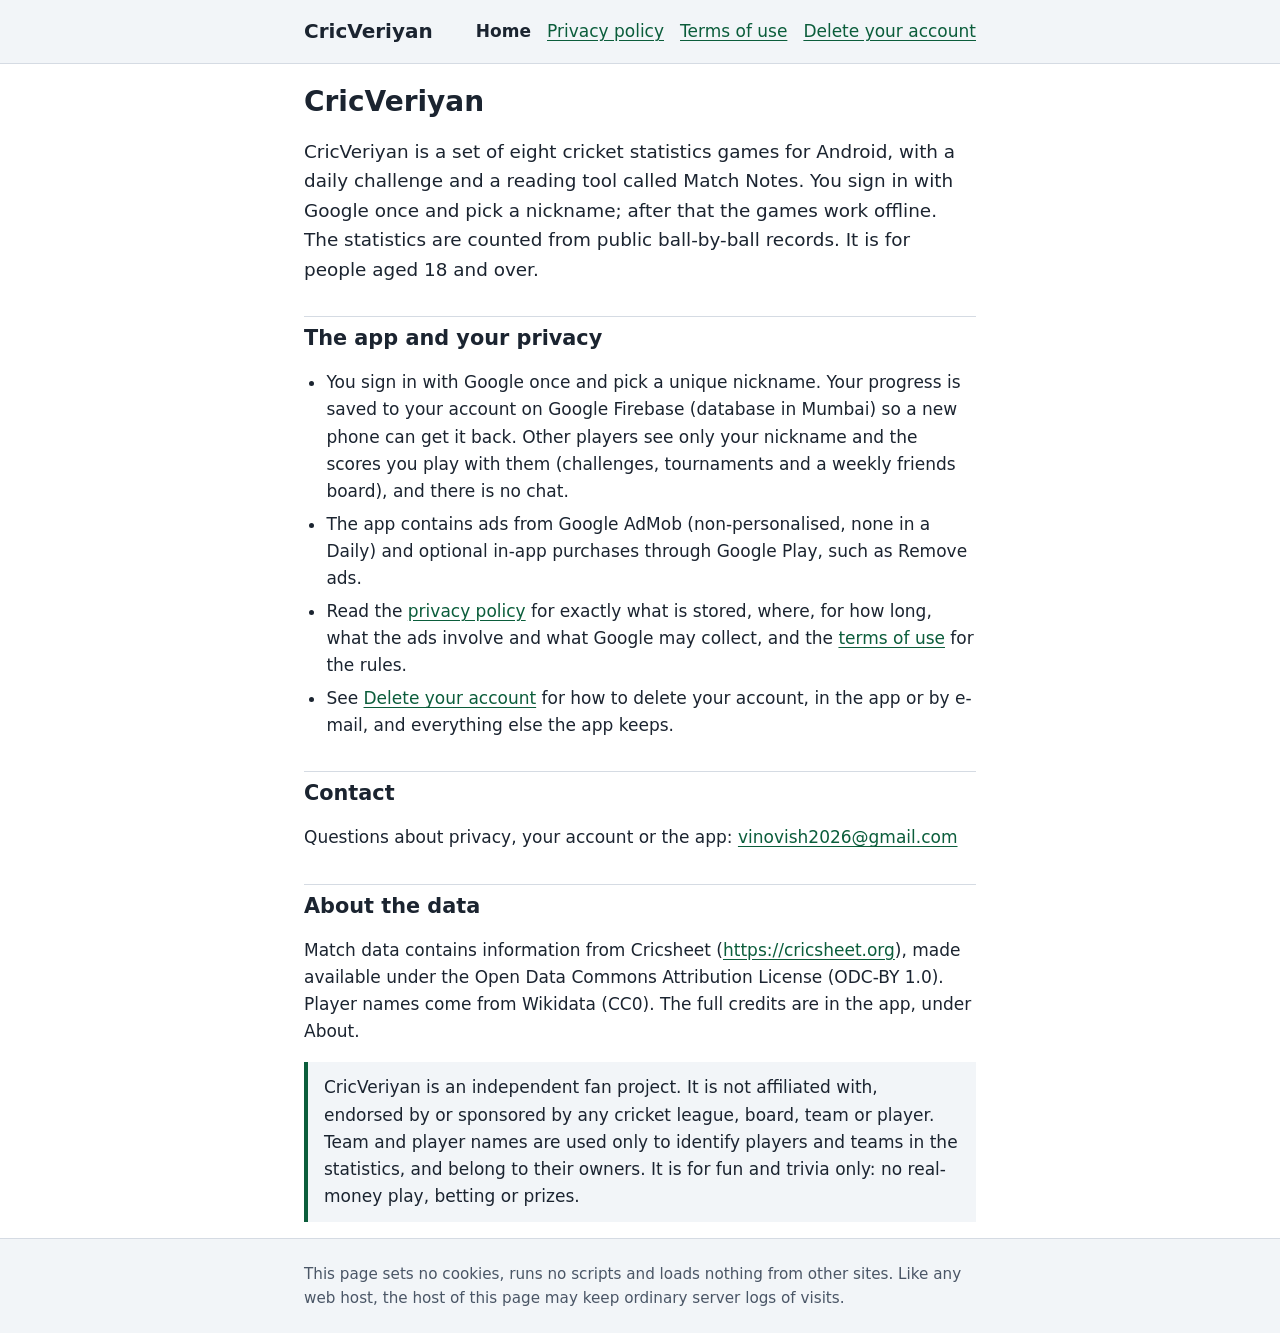
<file: index.html>
<!doctype html>
<html lang="en">
<head>
<meta charset="utf-8">
<meta name="viewport" content="width=device-width, initial-scale=1">
<title>CricVeriyan</title>
<meta name="description" content="CricVeriyan: eight cricket statistics games for Android with a Google sign-in, nicknames, friends and tournaments. Privacy policy, terms of use and account deletion steps.">
<meta name="robots" content="index,follow">
<link rel="stylesheet" href="style.css">
</head>
<body>
<a class="skip" href="#main">Skip to the content</a>
<header class="top">
<div class="wrap">
<p class="brand"><a href="index.html">CricVeriyan</a></p>
<nav aria-label="Pages">
<a href="index.html" aria-current="page">Home</a>
<a href="privacy.html">Privacy policy</a>
<a href="terms.html">Terms of use</a>
<a href="delete-data.html">Delete your account</a>
</nav>
</div>
</header>
<main id="main" class="wrap">
<h1>CricVeriyan</h1>
<p class="lead">CricVeriyan is a set of eight cricket statistics games for Android, with a daily challenge and a reading tool called Match Notes. You sign in with Google once and pick a nickname; after that the games work offline. The statistics are counted from public ball-by-ball records. It is for people aged 18 and over.</p>

<h2>The app and your privacy</h2>
<ul>
<li>You sign in with Google once and pick a unique nickname. Your progress is saved to your account on Google Firebase (database in Mumbai) so a new phone can get it back. Other players see only your nickname and the scores you play with them (challenges, tournaments and a weekly friends board), and there is no chat.</li>
<li>The app contains ads from Google AdMob (non-personalised, none in a Daily) and optional in-app purchases through Google Play, such as Remove ads.</li>
<li>Read the <a href="privacy.html">privacy policy</a> for exactly what is stored, where, for how long, what the ads involve and what Google may collect, and the <a href="terms.html">terms of use</a> for the rules.</li>
<li>See <a href="delete-data.html">Delete your account</a> for how to delete your account, in the app or by e-mail, and everything else the app keeps.</li>
</ul>

<h2>Contact</h2>
<p>Questions about privacy, your account or the app: <a href="mailto:vinovish2026@gmail.com">vinovish2026@gmail.com</a></p>

<h2>About the data</h2>
<p>Match data contains information from Cricsheet (<a href="https://cricsheet.org" rel="noopener noreferrer">https://cricsheet.org</a>), made available under the Open Data Commons Attribution License (ODC-BY 1.0). Player names come from Wikidata (CC0). The full credits are in the app, under About.</p>
<p class="note">CricVeriyan is an independent fan project. It is not affiliated with, endorsed by or sponsored by any cricket league, board, team or player. Team and player names are used only to identify players and teams in the statistics, and belong to their owners. It is for fun and trivia only: no real-money play, betting or prizes.</p>
</main>
<footer class="foot">
<div class="wrap">
<p>This page sets no cookies, runs no scripts and loads nothing from other sites. Like any web host, the host of this page may keep ordinary server logs of visits.</p>
</div>
</footer>
</body>
</html>
</file>
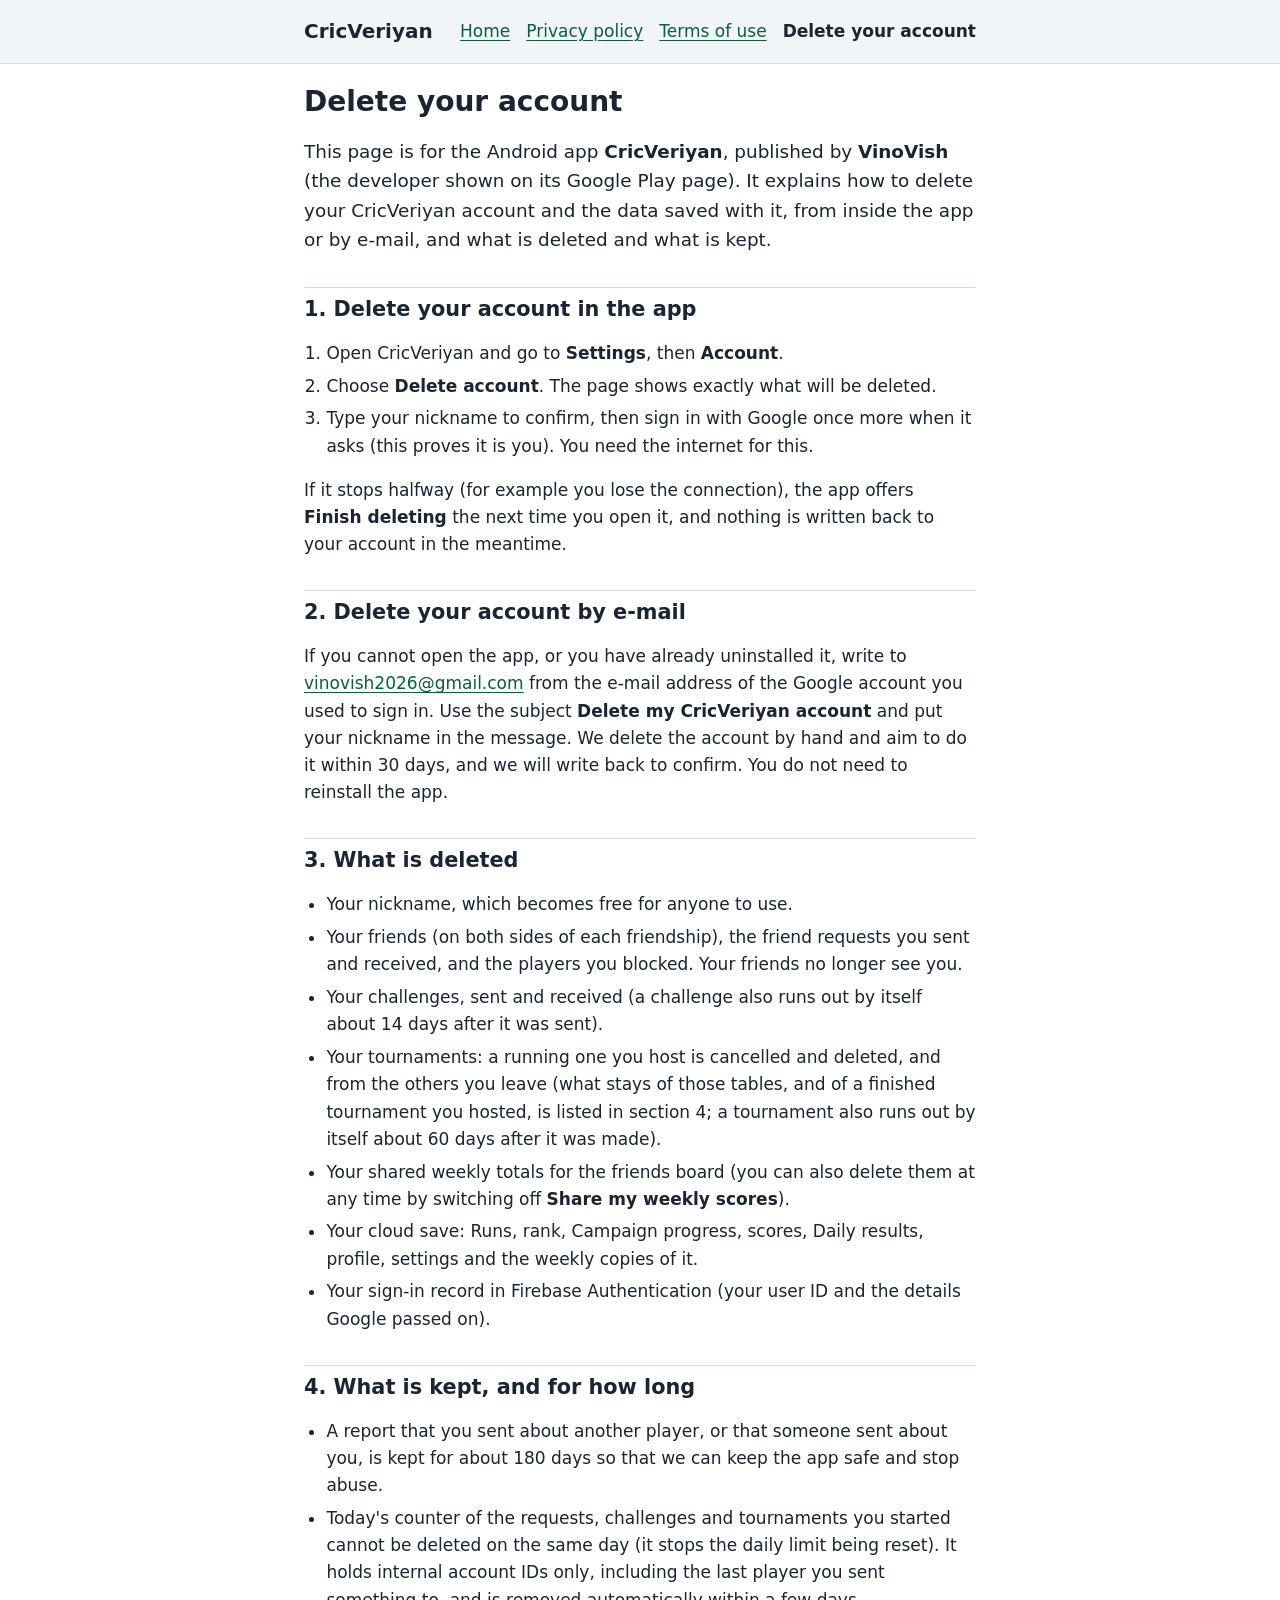
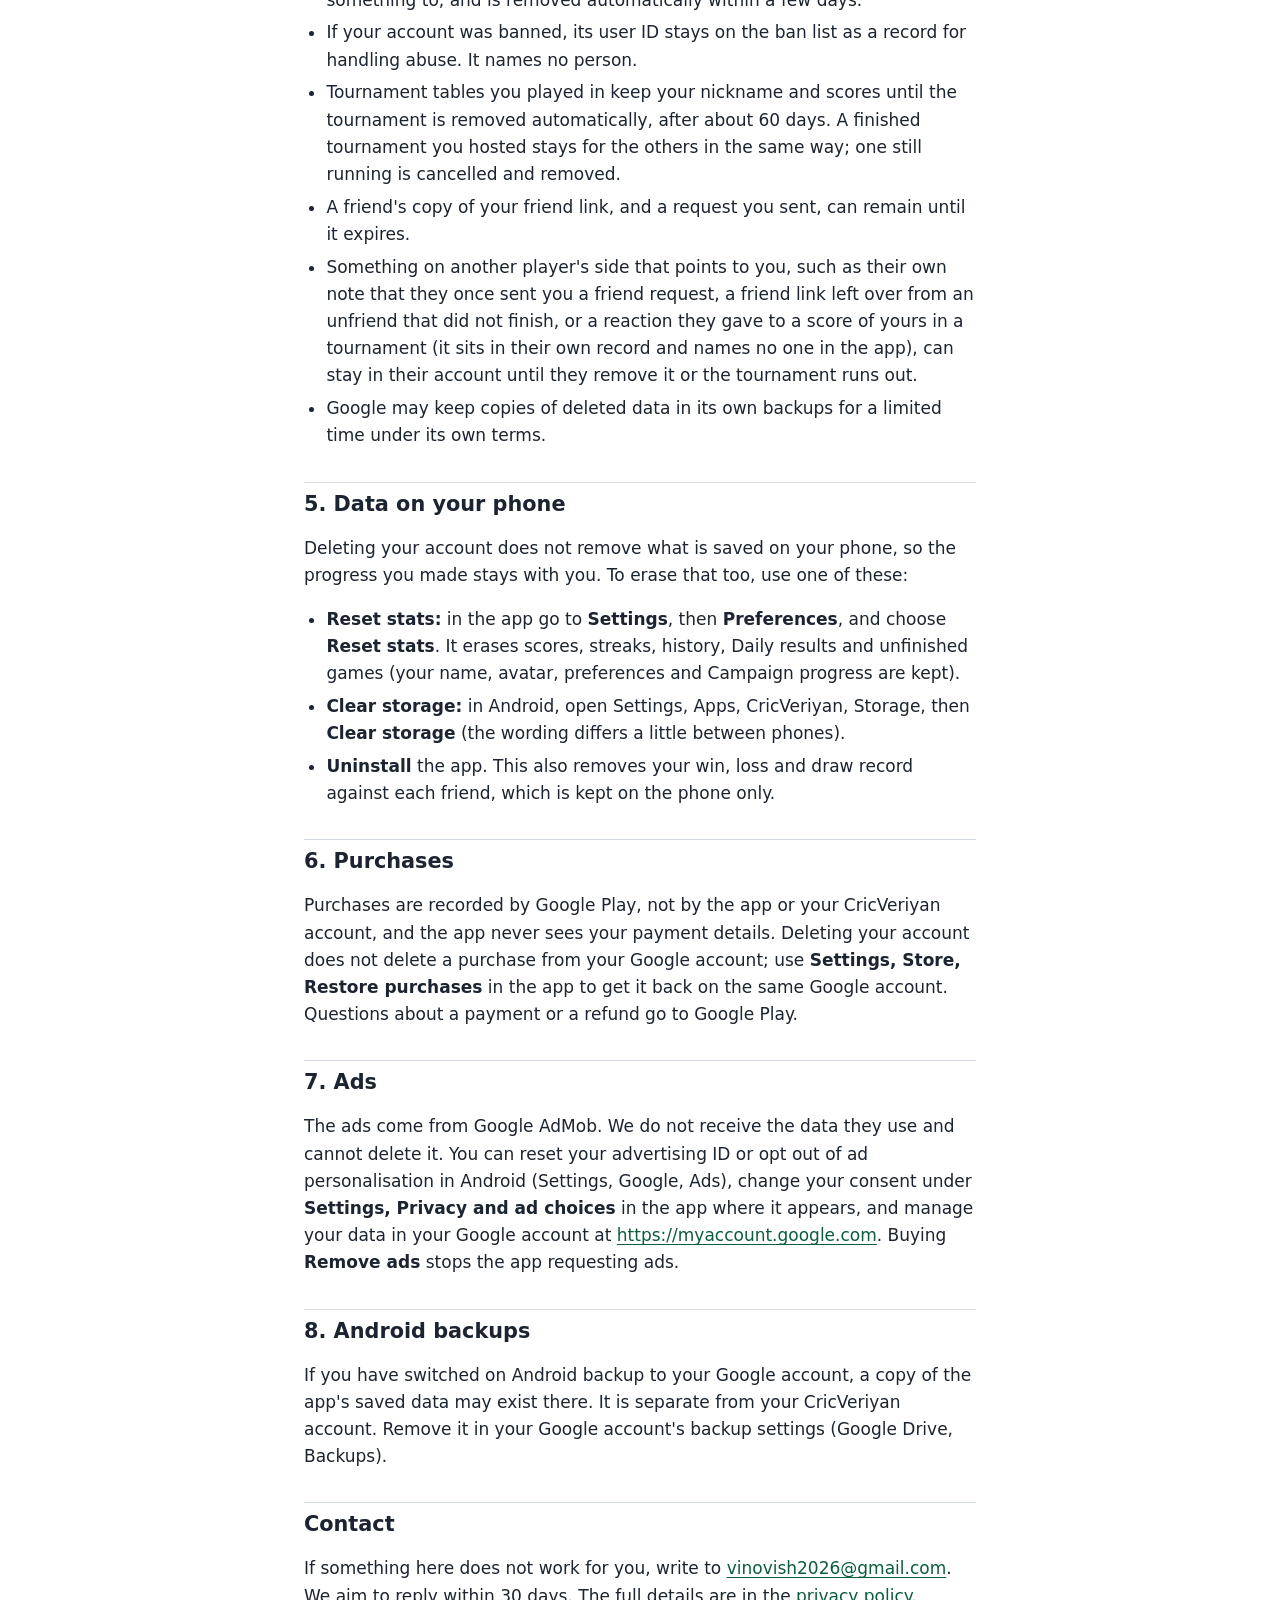
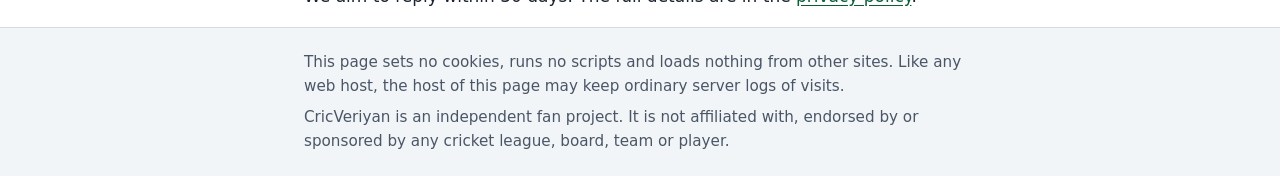
<file: delete-data.html>
<!doctype html>
<html lang="en">
<head>
<meta charset="utf-8">
<meta name="viewport" content="width=device-width, initial-scale=1">
<title>CricVeriyan: delete your account</title>
<meta name="description" content="How to delete your CricVeriyan account and its saved data, in the app or by e-mail, what is deleted, what is kept and for how long.">
<meta name="robots" content="index,follow">
<link rel="stylesheet" href="style.css">
</head>
<body>
<a class="skip" href="#main">Skip to the steps</a>
<header class="top">
<div class="wrap">
<p class="brand"><a href="index.html">CricVeriyan</a></p>
<nav aria-label="Pages">
<a href="index.html">Home</a>
<a href="privacy.html">Privacy policy</a>
<a href="terms.html">Terms of use</a>
<a href="delete-data.html" aria-current="page">Delete your account</a>
</nav>
</div>
</header>
<main id="main" class="wrap">
<h1>Delete your account</h1>
<p class="lead">This page is for the Android app <strong>CricVeriyan</strong>, published by <strong>VinoVish</strong> (the developer shown on its Google Play page). It explains how to delete your CricVeriyan account and the data saved with it, from inside the app or by e-mail, and what is deleted and what is kept.</p>

<h2>1. Delete your account in the app</h2>
<ol>
<li>Open CricVeriyan and go to <strong>Settings</strong>, then <strong>Account</strong>.</li>
<li>Choose <strong>Delete account</strong>. The page shows exactly what will be deleted.</li>
<li>Type your nickname to confirm, then sign in with Google once more when it asks (this proves it is you). You need the internet for this.</li>
</ol>
<p>If it stops halfway (for example you lose the connection), the app offers <strong>Finish deleting</strong> the next time you open it, and nothing is written back to your account in the meantime.</p>

<h2>2. Delete your account by e-mail</h2>
<p>If you cannot open the app, or you have already uninstalled it, write to <a href="mailto:vinovish2026@gmail.com">vinovish2026@gmail.com</a> from the e-mail address of the Google account you used to sign in. Use the subject <strong>Delete my CricVeriyan account</strong> and put your nickname in the message. We delete the account by hand and aim to do it within 30 days, and we will write back to confirm. You do not need to reinstall the app.</p>

<h2>3. What is deleted</h2>
<ul>
<li>Your nickname, which becomes free for anyone to use.</li>
<li>Your friends (on both sides of each friendship), the friend requests you sent and received, and the players you blocked. Your friends no longer see you.</li>
<li>Your challenges, sent and received (a challenge also runs out by itself about 14 days after it was sent).</li>
<li>Your tournaments: a running one you host is cancelled and deleted, and from the others you leave (what stays of those tables, and of a finished tournament you hosted, is listed in section 4; a tournament also runs out by itself about 60 days after it was made).</li>
<li>Your shared weekly totals for the friends board (you can also delete them at any time by switching off <strong>Share my weekly scores</strong>).</li>
<li>Your cloud save: Runs, rank, Campaign progress, scores, Daily results, profile, settings and the weekly copies of it.</li>
<li>Your sign-in record in Firebase Authentication (your user ID and the details Google passed on).</li>
</ul>

<h2>4. What is kept, and for how long</h2>
<ul>
<li>A report that you sent about another player, or that someone sent about you, is kept for about 180 days so that we can keep the app safe and stop abuse.</li>
<li>Today's counter of the requests, challenges and tournaments you started cannot be deleted on the same day (it stops the daily limit being reset). It holds internal account IDs only, including the last player you sent something to, and is removed automatically within a few days.</li>
<li>If your account was banned, its user ID stays on the ban list as a record for handling abuse. It names no person.</li>
<li>Tournament tables you played in keep your nickname and scores until the tournament is removed automatically, after about 60 days. A finished tournament you hosted stays for the others in the same way; one still running is cancelled and removed.</li>
<li>A friend's copy of your friend link, and a request you sent, can remain until it expires.</li>
<li>Something on another player's side that points to you, such as their own note that they once sent you a friend request, a friend link left over from an unfriend that did not finish, or a reaction they gave to a score of yours in a tournament (it sits in their own record and names no one in the app), can stay in their account until they remove it or the tournament runs out.</li>
<li>Google may keep copies of deleted data in its own backups for a limited time under its own terms.</li>
</ul>

<h2>5. Data on your phone</h2>
<p>Deleting your account does not remove what is saved on your phone, so the progress you made stays with you. To erase that too, use one of these:</p>
<ul>
<li><strong>Reset stats:</strong> in the app go to <strong>Settings</strong>, then <strong>Preferences</strong>, and choose <strong>Reset stats</strong>. It erases scores, streaks, history, Daily results and unfinished games (your name, avatar, preferences and Campaign progress are kept).</li>
<li><strong>Clear storage:</strong> in Android, open Settings, Apps, CricVeriyan, Storage, then <strong>Clear storage</strong> (the wording differs a little between phones).</li>
<li><strong>Uninstall</strong> the app. This also removes your win, loss and draw record against each friend, which is kept on the phone only.</li>
</ul>

<h2>6. Purchases</h2>
<p>Purchases are recorded by Google Play, not by the app or your CricVeriyan account, and the app never sees your payment details. Deleting your account does not delete a purchase from your Google account; use <strong>Settings, Store, Restore purchases</strong> in the app to get it back on the same Google account. Questions about a payment or a refund go to Google Play.</p>

<h2>7. Ads</h2>
<p>The ads come from Google AdMob. We do not receive the data they use and cannot delete it. You can reset your advertising ID or opt out of ad personalisation in Android (Settings, Google, Ads), change your consent under <strong>Settings, Privacy and ad choices</strong> in the app where it appears, and manage your data in your Google account at <a href="https://myaccount.google.com" rel="noopener noreferrer">https://myaccount.google.com</a>. Buying <strong>Remove ads</strong> stops the app requesting ads.</p>

<h2>8. Android backups</h2>
<p>If you have switched on Android backup to your Google account, a copy of the app's saved data may exist there. It is separate from your CricVeriyan account. Remove it in your Google account's backup settings (Google Drive, Backups).</p>

<h2>Contact</h2>
<p>If something here does not work for you, write to <a href="mailto:vinovish2026@gmail.com">vinovish2026@gmail.com</a>. We aim to reply within 30 days. The full details are in the <a href="privacy.html">privacy policy</a>.</p>
</main>
<footer class="foot">
<div class="wrap">
<p>This page sets no cookies, runs no scripts and loads nothing from other sites. Like any web host, the host of this page may keep ordinary server logs of visits.</p>
<p>CricVeriyan is an independent fan project. It is not affiliated with, endorsed by or sponsored by any cricket league, board, team or player.</p>
</div>
</footer>
</body>
</html>
</file>
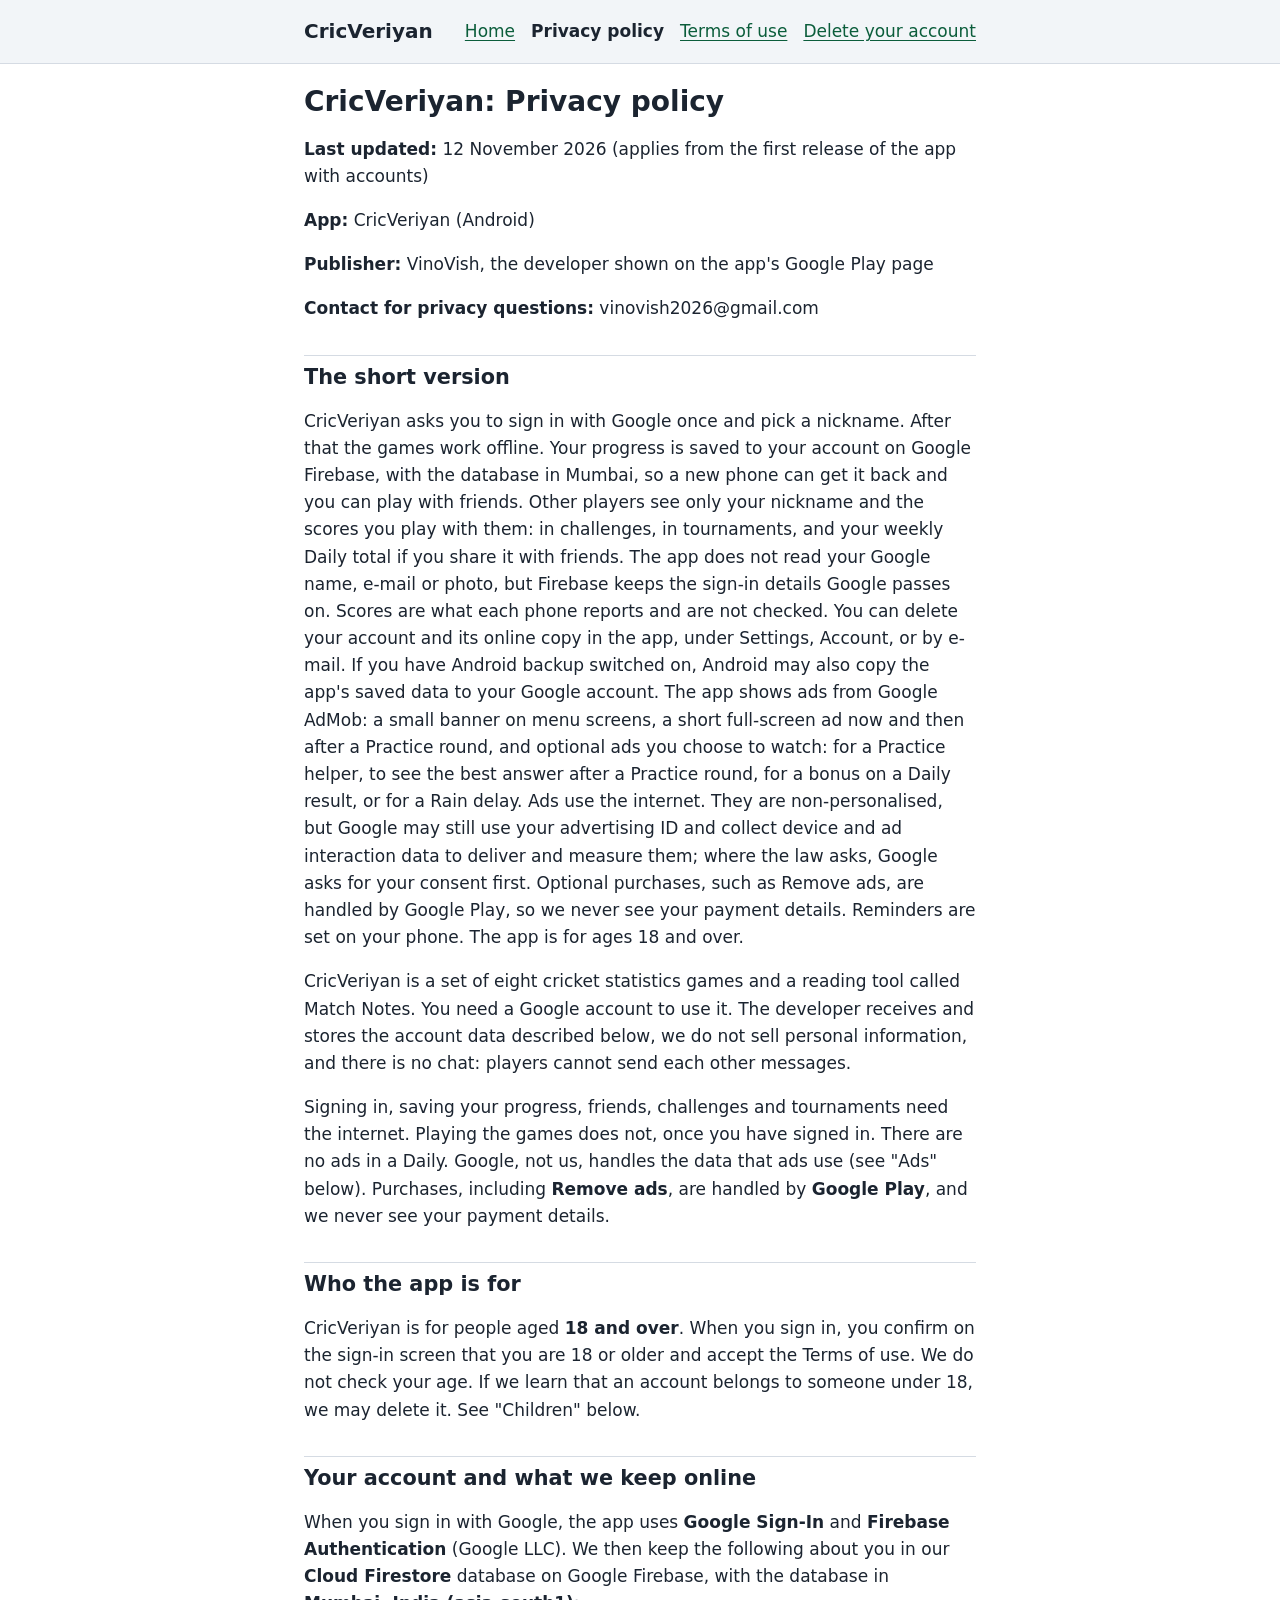
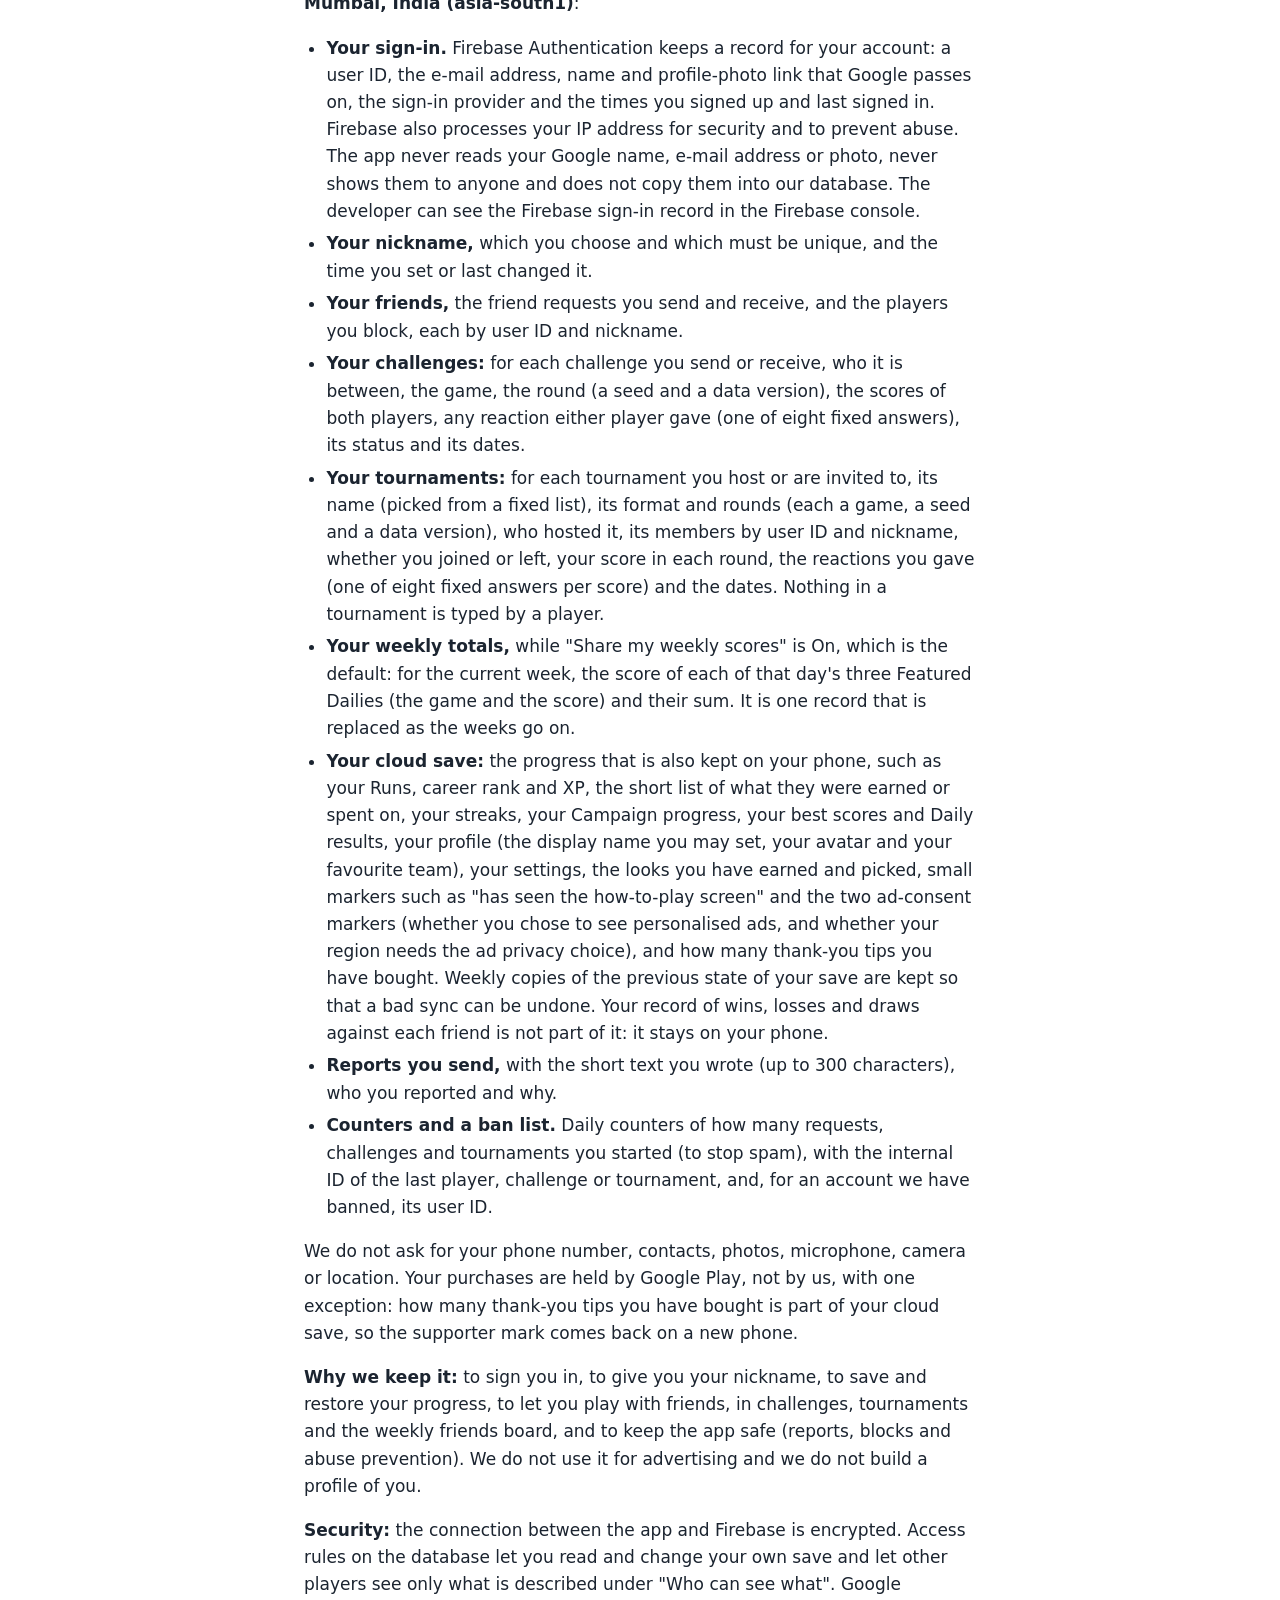
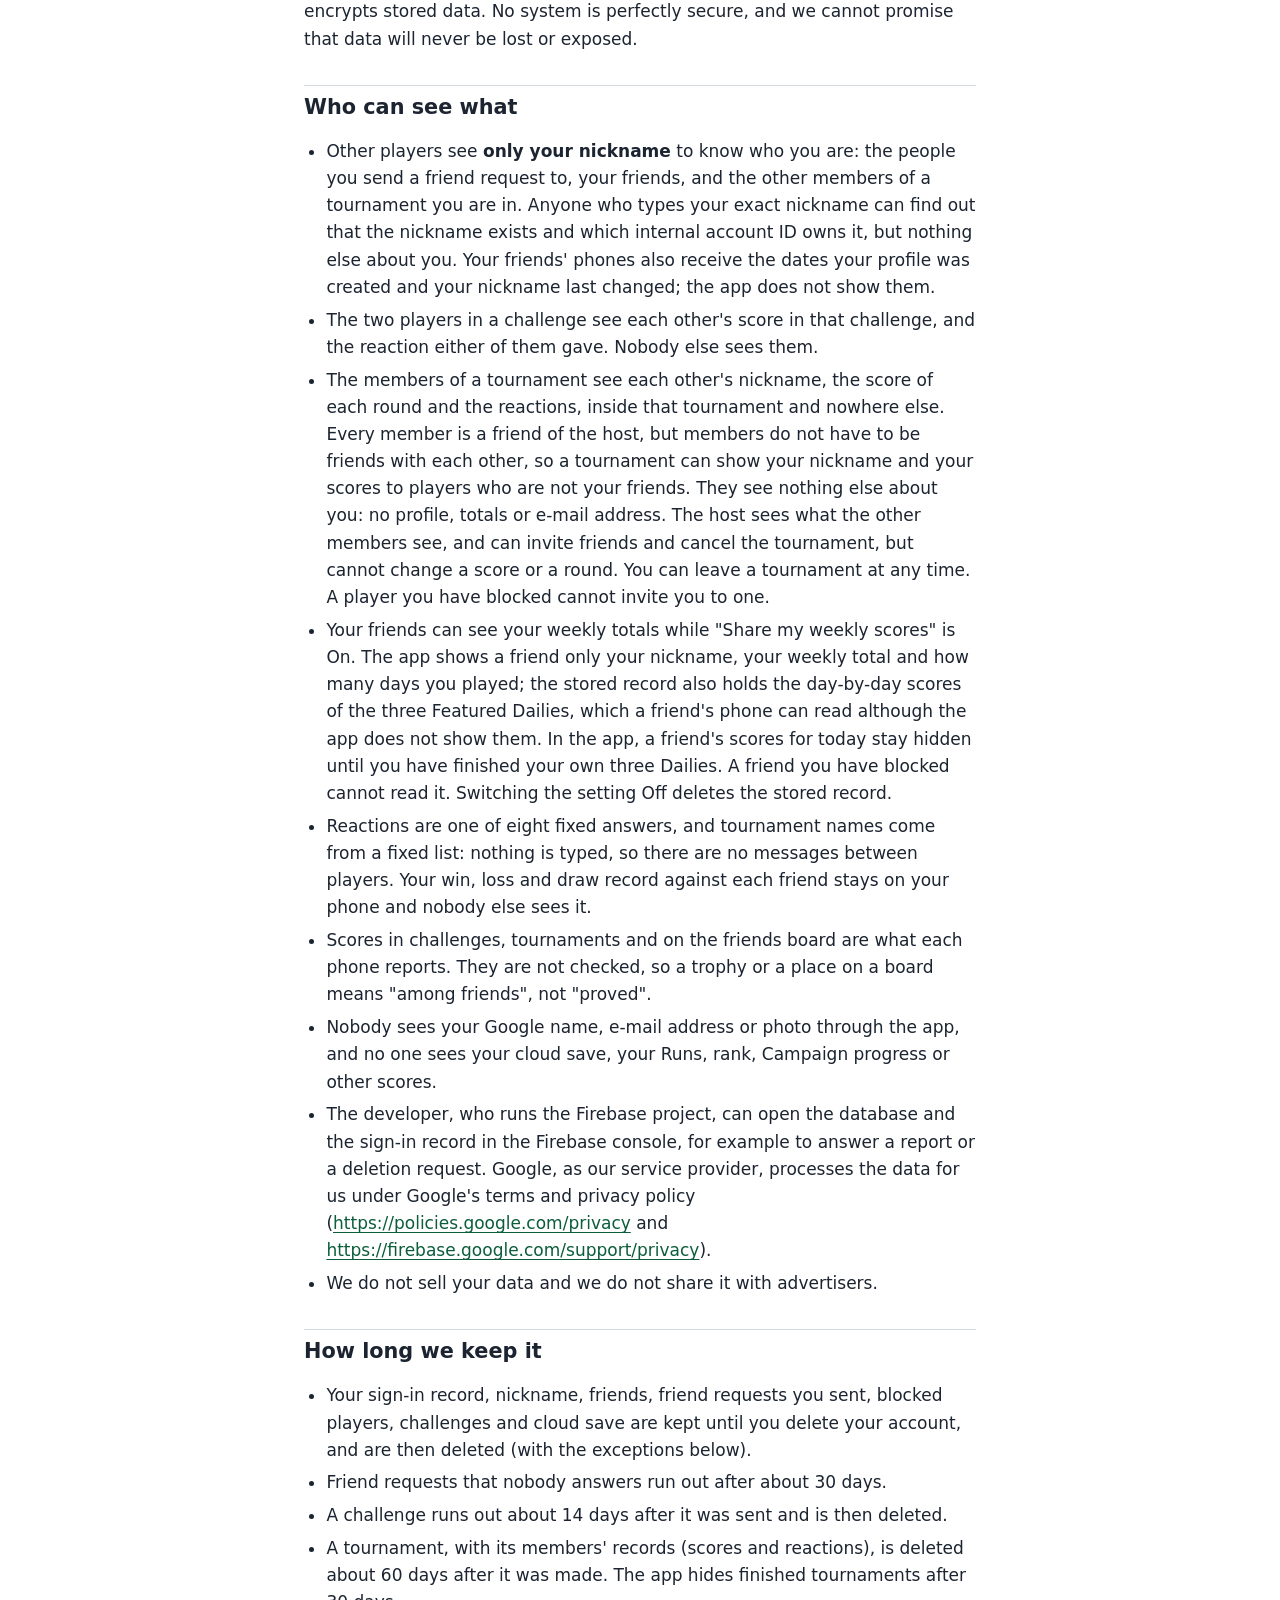
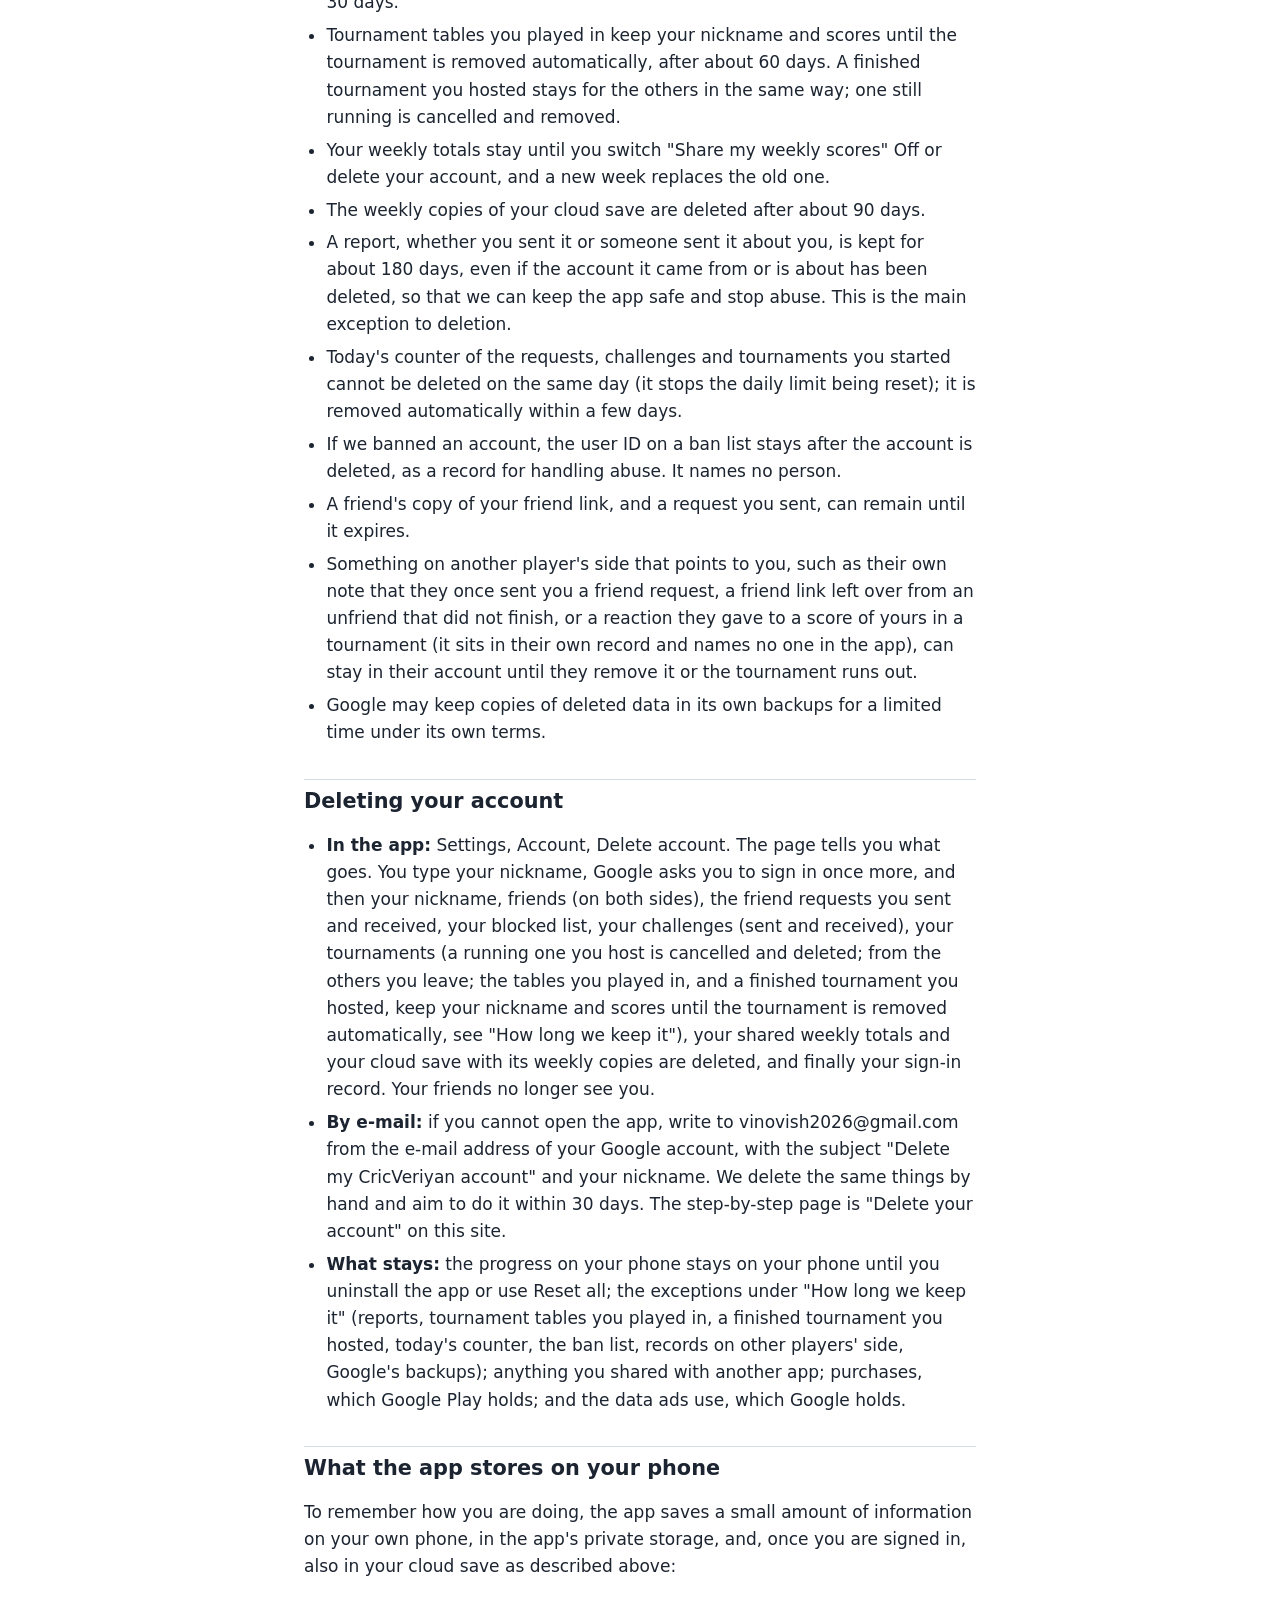
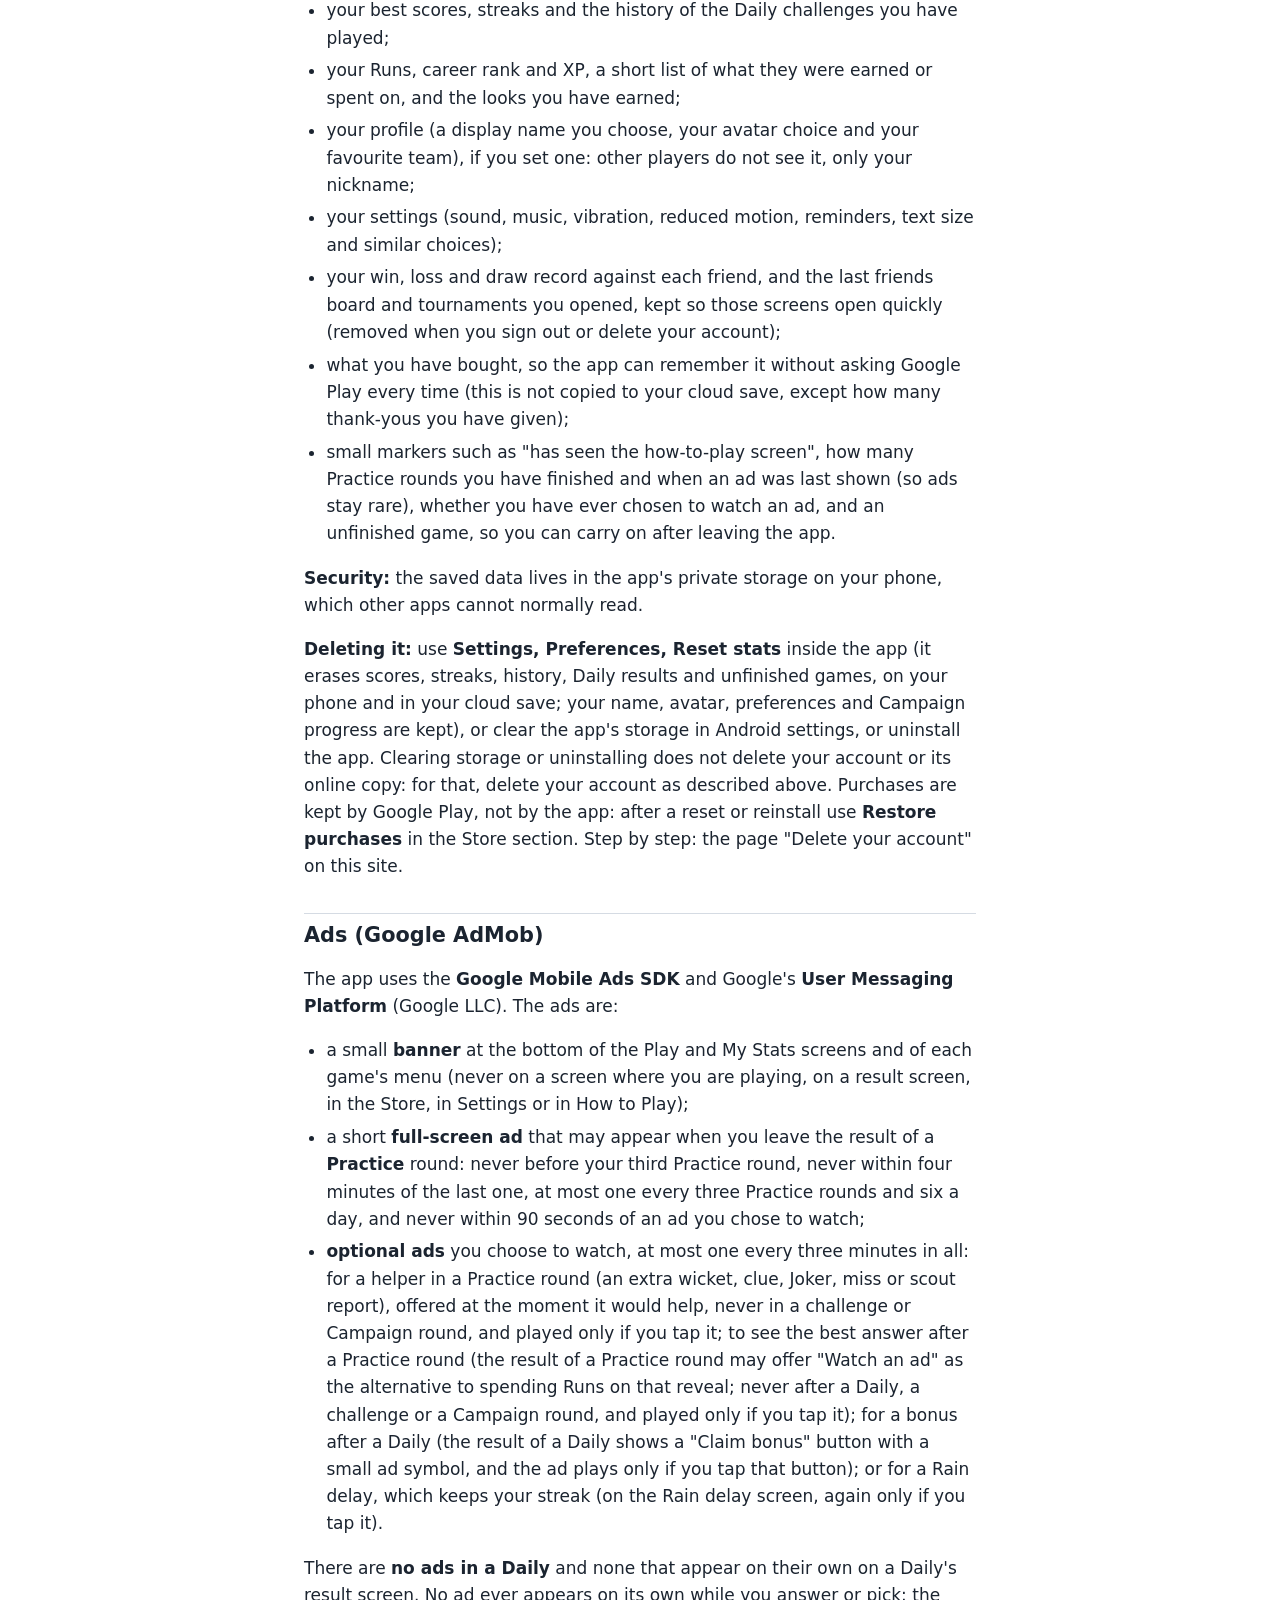
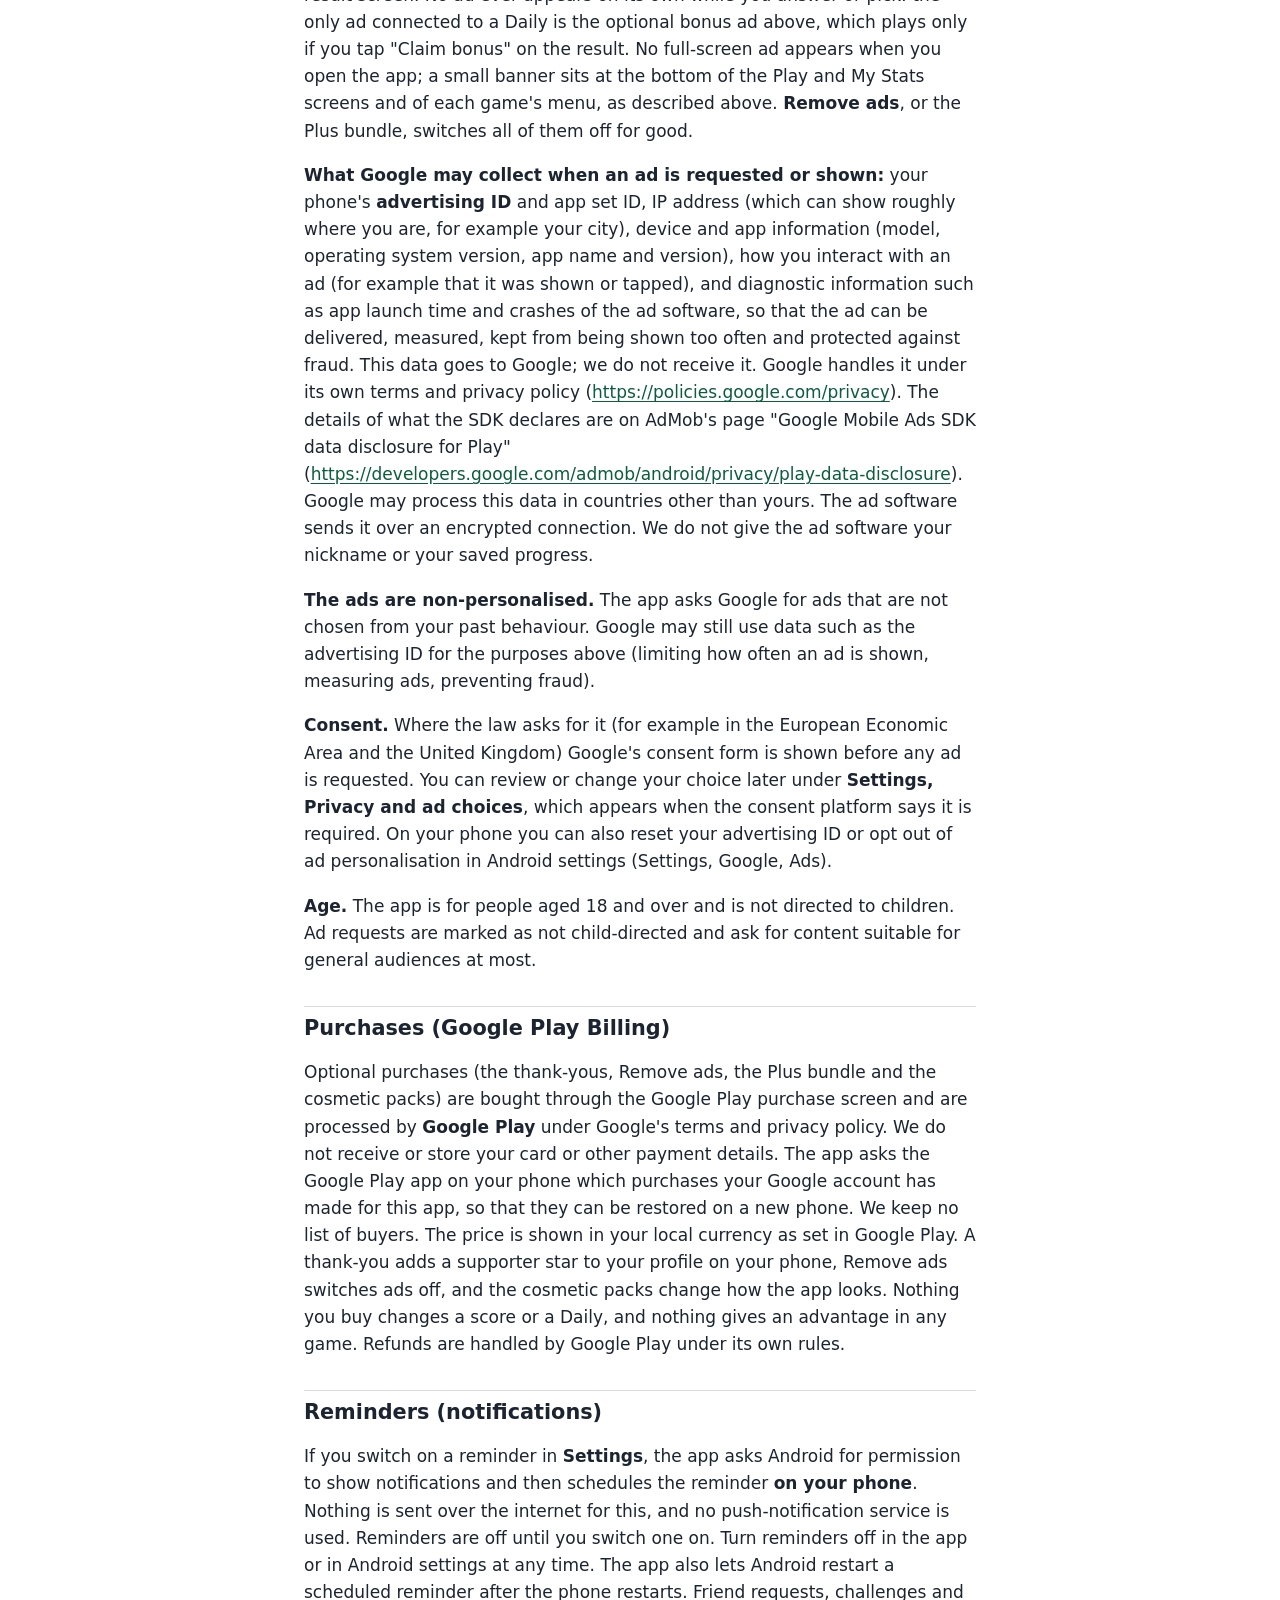
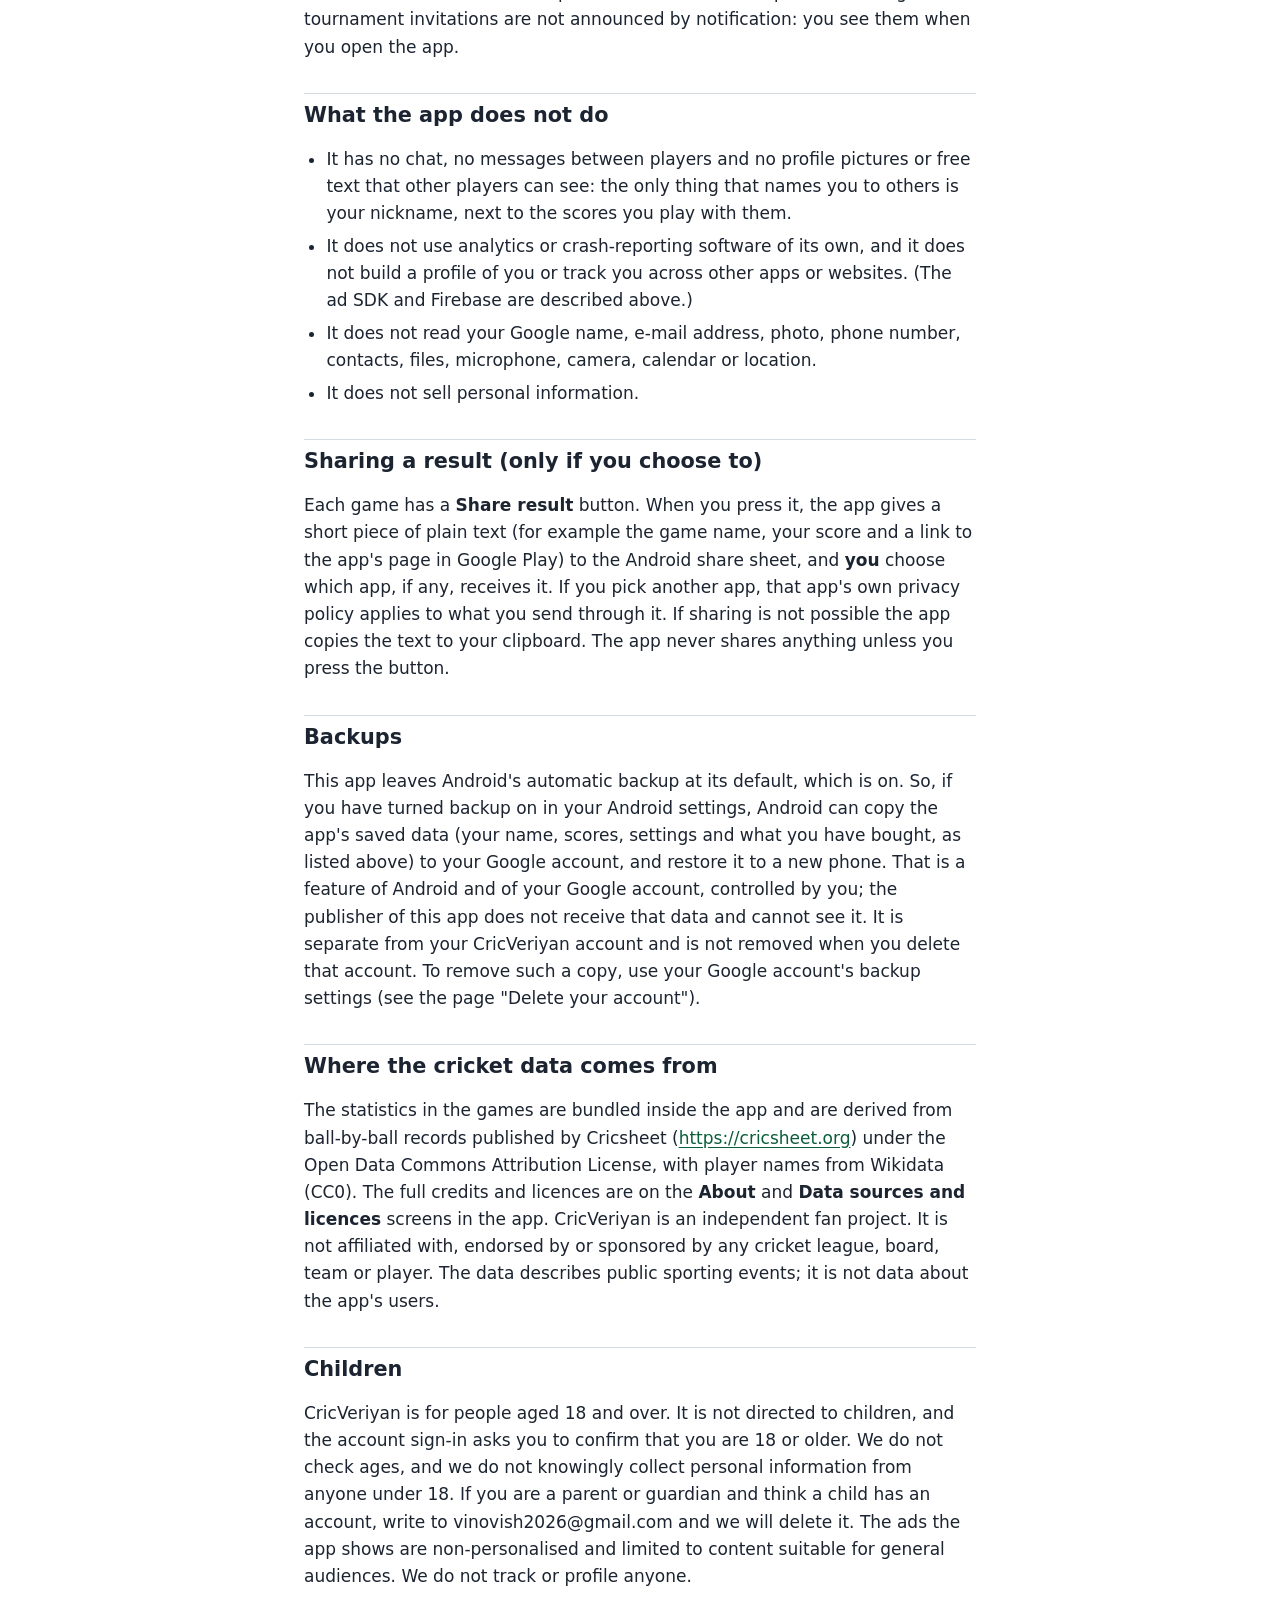
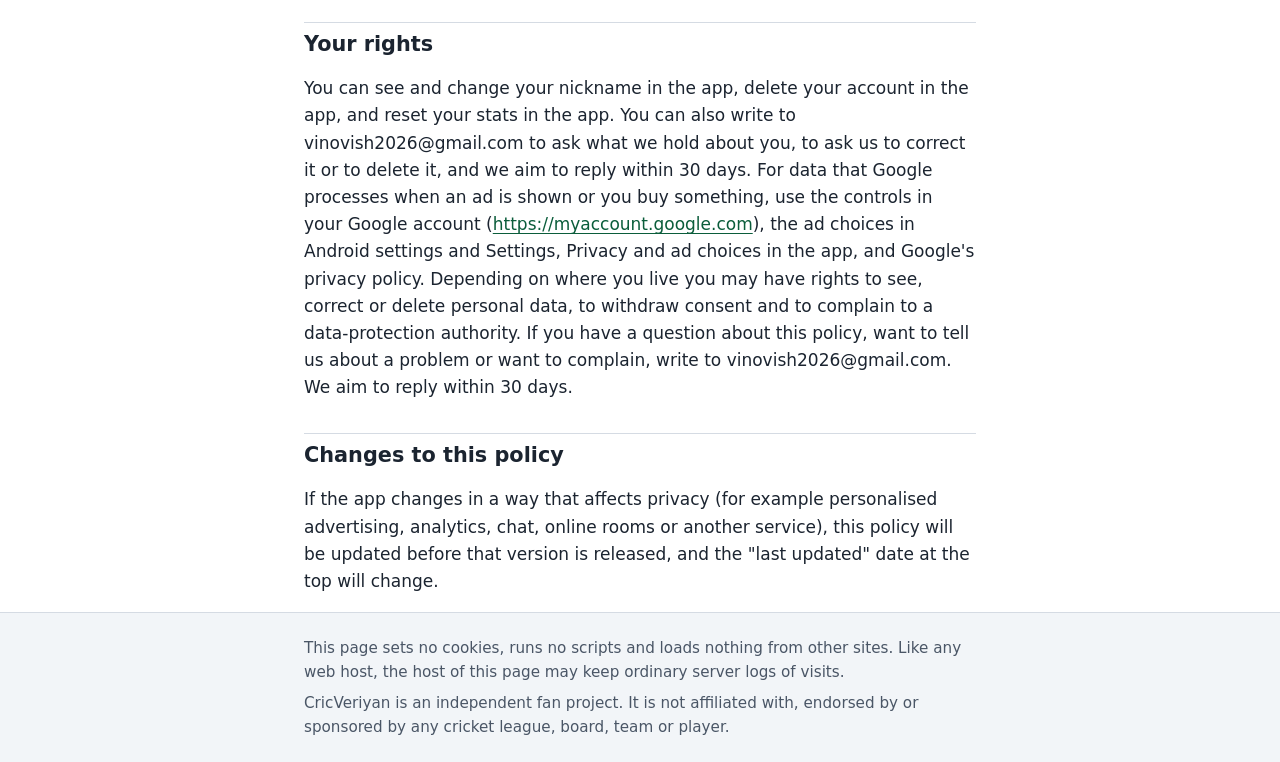
<file: privacy.html>
<!doctype html>
<html lang="en">
<head>
<meta charset="utf-8">
<meta name="viewport" content="width=device-width, initial-scale=1">
<title>CricVeriyan privacy policy</title>
<meta name="description" content="Privacy policy of CricVeriyan, a cricket statistics games app for Android with a Google sign-in, nicknames, cloud save and friends: what it stores and where, what its ads and purchases involve, and how to delete your account.">
<meta name="robots" content="index,follow">
<link rel="stylesheet" href="style.css">
</head>
<body>
<a class="skip" href="#main">Skip to the policy</a>
<header class="top">
<div class="wrap">
<p class="brand"><a href="index.html">CricVeriyan</a></p>
<nav aria-label="Pages">
<a href="index.html">Home</a>
<a href="privacy.html" aria-current="page">Privacy policy</a>
<a href="terms.html">Terms of use</a>
<a href="delete-data.html">Delete your account</a>
</nav>
</div>
</header>
<main id="main" class="wrap policy">
<h1>CricVeriyan: Privacy policy</h1>
<p><strong>Last updated:</strong> 12 November 2026 (applies from the first release of the app with accounts)</p>
<p><strong>App:</strong> CricVeriyan (Android)</p>
<p><strong>Publisher:</strong> VinoVish, the developer shown on the app's Google Play page</p>
<p><strong>Contact for privacy questions:</strong> vinovish2026@gmail.com</p>
<h2>The short version</h2>
<p>CricVeriyan asks you to sign in with Google once and pick a nickname. After that the games work offline. Your progress is saved to your account on Google Firebase, with the database in Mumbai, so a new phone can get it back and you can play with friends. Other players see only your nickname and the scores you play with them: in challenges, in tournaments, and your weekly Daily total if you share it with friends. The app does not read your Google name, e-mail or photo, but Firebase keeps the sign-in details Google passes on. Scores are what each phone reports and are not checked. You can delete your account and its online copy in the app, under Settings, Account, or by e-mail. If you have Android backup switched on, Android may also copy the app's saved data to your Google account. The app shows ads from Google AdMob: a small banner on menu screens, a short full-screen ad now and then after a Practice round, and optional ads you choose to watch: for a Practice helper, to see the best answer after a Practice round, for a bonus on a Daily result, or for a Rain delay. Ads use the internet. They are non-personalised, but Google may still use your advertising ID and collect device and ad interaction data to deliver and measure them; where the law asks, Google asks for your consent first. Optional purchases, such as Remove ads, are handled by Google Play, so we never see your payment details. Reminders are set on your phone. The app is for ages 18 and over.</p>
<p>CricVeriyan is a set of eight cricket statistics games and a reading tool called Match Notes. You need a Google account to use it. The developer receives and stores the account data described below, we do not sell personal information, and there is no chat: players cannot send each other messages.</p>
<p>Signing in, saving your progress, friends, challenges and tournaments need the internet. Playing the games does not, once you have signed in. There are no ads in a Daily. Google, not us, handles the data that ads use (see "Ads" below). Purchases, including <strong>Remove ads</strong>, are handled by <strong>Google Play</strong>, and we never see your payment details.</p>
<h2>Who the app is for</h2>
<p>CricVeriyan is for people aged <strong>18 and over</strong>. When you sign in, you confirm on the sign-in screen that you are 18 or older and accept the Terms of use. We do not check your age. If we learn that an account belongs to someone under 18, we may delete it. See "Children" below.</p>
<h2>Your account and what we keep online</h2>
<p>When you sign in with Google, the app uses <strong>Google Sign-In</strong> and <strong>Firebase Authentication</strong> (Google LLC). We then keep the following about you in our <strong>Cloud Firestore</strong> database on Google Firebase, with the database in <strong>Mumbai, India (asia-south1)</strong>:</p>
<ul>
<li><strong>Your sign-in.</strong> Firebase Authentication keeps a record for your account: a user ID, the e-mail address, name and profile-photo link that Google passes on, the sign-in provider and the times you signed up and last signed in. Firebase also processes your IP address for security and to prevent abuse. The app never reads your Google name, e-mail address or photo, never shows them to anyone and does not copy them into our database. The developer can see the Firebase sign-in record in the Firebase console.</li>
<li><strong>Your nickname,</strong> which you choose and which must be unique, and the time you set or last changed it.</li>
<li><strong>Your friends,</strong> the friend requests you send and receive, and the players you block, each by user ID and nickname.</li>
<li><strong>Your challenges:</strong> for each challenge you send or receive, who it is between, the game, the round (a seed and a data version), the scores of both players, any reaction either player gave (one of eight fixed answers), its status and its dates.</li>
<li><strong>Your tournaments:</strong> for each tournament you host or are invited to, its name (picked from a fixed list), its format and rounds (each a game, a seed and a data version), who hosted it, its members by user ID and nickname, whether you joined or left, your score in each round, the reactions you gave (one of eight fixed answers per score) and the dates. Nothing in a tournament is typed by a player.</li>
<li><strong>Your weekly totals,</strong> while "Share my weekly scores" is On, which is the default: for the current week, the score of each of that day's three Featured Dailies (the game and the score) and their sum. It is one record that is replaced as the weeks go on.</li>
<li><strong>Your cloud save:</strong> the progress that is also kept on your phone, such as your Runs, career rank and XP, the short list of what they were earned or spent on, your streaks, your Campaign progress, your best scores and Daily results, your profile (the display name you may set, your avatar and your favourite team), your settings, the looks you have earned and picked, small markers such as "has seen the how-to-play screen" and the two ad-consent markers (whether you chose to see personalised ads, and whether your region needs the ad privacy choice), and how many thank-you tips you have bought. Weekly copies of the previous state of your save are kept so that a bad sync can be undone. Your record of wins, losses and draws against each friend is not part of it: it stays on your phone.</li>
<li><strong>Reports you send,</strong> with the short text you wrote (up to 300 characters), who you reported and why.</li>
<li><strong>Counters and a ban list.</strong> Daily counters of how many requests, challenges and tournaments you started (to stop spam), with the internal ID of the last player, challenge or tournament, and, for an account we have banned, its user ID.</li>
</ul>
<p>We do not ask for your phone number, contacts, photos, microphone, camera or location. Your purchases are held by Google Play, not by us, with one exception: how many thank-you tips you have bought is part of your cloud save, so the supporter mark comes back on a new phone.</p>
<p><strong>Why we keep it:</strong> to sign you in, to give you your nickname, to save and restore your progress, to let you play with friends, in challenges, tournaments and the weekly friends board, and to keep the app safe (reports, blocks and abuse prevention). We do not use it for advertising and we do not build a profile of you.</p>
<p><strong>Security:</strong> the connection between the app and Firebase is encrypted. Access rules on the database let you read and change your own save and let other players see only what is described under "Who can see what". Google encrypts stored data. No system is perfectly secure, and we cannot promise that data will never be lost or exposed.</p>
<h2>Who can see what</h2>
<ul>
<li>Other players see <strong>only your nickname</strong> to know who you are: the people you send a friend request to, your friends, and the other members of a tournament you are in. Anyone who types your exact nickname can find out that the nickname exists and which internal account ID owns it, but nothing else about you. Your friends' phones also receive the dates your profile was created and your nickname last changed; the app does not show them.</li>
<li>The two players in a challenge see each other's score in that challenge, and the reaction either of them gave. Nobody else sees them.</li>
<li>The members of a tournament see each other's nickname, the score of each round and the reactions, inside that tournament and nowhere else. Every member is a friend of the host, but members do not have to be friends with each other, so a tournament can show your nickname and your scores to players who are not your friends. They see nothing else about you: no profile, totals or e-mail address. The host sees what the other members see, and can invite friends and cancel the tournament, but cannot change a score or a round. You can leave a tournament at any time. A player you have blocked cannot invite you to one.</li>
<li>Your friends can see your weekly totals while "Share my weekly scores" is On. The app shows a friend only your nickname, your weekly total and how many days you played; the stored record also holds the day-by-day scores of the three Featured Dailies, which a friend's phone can read although the app does not show them. In the app, a friend's scores for today stay hidden until you have finished your own three Dailies. A friend you have blocked cannot read it. Switching the setting Off deletes the stored record.</li>
<li>Reactions are one of eight fixed answers, and tournament names come from a fixed list: nothing is typed, so there are no messages between players. Your win, loss and draw record against each friend stays on your phone and nobody else sees it.</li>
<li>Scores in challenges, tournaments and on the friends board are what each phone reports. They are not checked, so a trophy or a place on a board means "among friends", not "proved".</li>
<li>Nobody sees your Google name, e-mail address or photo through the app, and no one sees your cloud save, your Runs, rank, Campaign progress or other scores.</li>
<li>The developer, who runs the Firebase project, can open the database and the sign-in record in the Firebase console, for example to answer a report or a deletion request. Google, as our service provider, processes the data for us under Google's terms and privacy policy (<a href="https://policies.google.com/privacy" rel="noopener noreferrer">https://policies.google.com/privacy</a> and <a href="https://firebase.google.com/support/privacy" rel="noopener noreferrer">https://firebase.google.com/support/privacy</a>).</li>
<li>We do not sell your data and we do not share it with advertisers.</li>
</ul>
<h2>How long we keep it</h2>
<ul>
<li>Your sign-in record, nickname, friends, friend requests you sent, blocked players, challenges and cloud save are kept until you delete your account, and are then deleted (with the exceptions below).</li>
<li>Friend requests that nobody answers run out after about 30 days.</li>
<li>A challenge runs out about 14 days after it was sent and is then deleted.</li>
<li>A tournament, with its members' records (scores and reactions), is deleted about 60 days after it was made. The app hides finished tournaments after 30 days.</li>
<li>Tournament tables you played in keep your nickname and scores until the tournament is removed automatically, after about 60 days. A finished tournament you hosted stays for the others in the same way; one still running is cancelled and removed.</li>
<li>Your weekly totals stay until you switch "Share my weekly scores" Off or delete your account, and a new week replaces the old one.</li>
<li>The weekly copies of your cloud save are deleted after about 90 days.</li>
<li>A report, whether you sent it or someone sent it about you, is kept for about 180 days, even if the account it came from or is about has been deleted, so that we can keep the app safe and stop abuse. This is the main exception to deletion.</li>
<li>Today's counter of the requests, challenges and tournaments you started cannot be deleted on the same day (it stops the daily limit being reset); it is removed automatically within a few days.</li>
<li>If we banned an account, the user ID on a ban list stays after the account is deleted, as a record for handling abuse. It names no person.</li>
<li>A friend's copy of your friend link, and a request you sent, can remain until it expires.</li>
<li>Something on another player's side that points to you, such as their own note that they once sent you a friend request, a friend link left over from an unfriend that did not finish, or a reaction they gave to a score of yours in a tournament (it sits in their own record and names no one in the app), can stay in their account until they remove it or the tournament runs out.</li>
<li>Google may keep copies of deleted data in its own backups for a limited time under its own terms.</li>
</ul>
<h2>Deleting your account</h2>
<ul>
<li><strong>In the app:</strong> Settings, Account, Delete account. The page tells you what goes. You type your nickname, Google asks you to sign in once more, and then your nickname, friends (on both sides), the friend requests you sent and received, your blocked list, your challenges (sent and received), your tournaments (a running one you host is cancelled and deleted; from the others you leave; the tables you played in, and a finished tournament you hosted, keep your nickname and scores until the tournament is removed automatically, see "How long we keep it"), your shared weekly totals and your cloud save with its weekly copies are deleted, and finally your sign-in record. Your friends no longer see you.</li>
<li><strong>By e-mail:</strong> if you cannot open the app, write to vinovish2026@gmail.com from the e-mail address of your Google account, with the subject "Delete my CricVeriyan account" and your nickname. We delete the same things by hand and aim to do it within 30 days. The step-by-step page is "Delete your account" on this site.</li>
<li><strong>What stays:</strong> the progress on your phone stays on your phone until you uninstall the app or use Reset all; the exceptions under "How long we keep it" (reports, tournament tables you played in, a finished tournament you hosted, today's counter, the ban list, records on other players' side, Google's backups); anything you shared with another app; purchases, which Google Play holds; and the data ads use, which Google holds.</li>
</ul>
<h2>What the app stores on your phone</h2>
<p>To remember how you are doing, the app saves a small amount of information on your own phone, in the app's private storage, and, once you are signed in, also in your cloud save as described above:</p>
<ul>
<li>your best scores, streaks and the history of the Daily challenges you have played;</li>
<li>your Runs, career rank and XP, a short list of what they were earned or spent on, and the looks you have earned;</li>
<li>your profile (a display name you choose, your avatar choice and your favourite team), if you set one: other players do not see it, only your nickname;</li>
<li>your settings (sound, music, vibration, reduced motion, reminders, text size and similar choices);</li>
<li>your win, loss and draw record against each friend, and the last friends board and tournaments you opened, kept so those screens open quickly (removed when you sign out or delete your account);</li>
<li>what you have bought, so the app can remember it without asking Google Play every time (this is not copied to your cloud save, except how many thank-yous you have given);</li>
<li>small markers such as "has seen the how-to-play screen", how many Practice rounds you have finished and when an ad was last shown (so ads stay rare), whether you have ever chosen to watch an ad, and an unfinished game, so you can carry on after leaving the app.</li>
</ul>
<p><strong>Security:</strong> the saved data lives in the app's private storage on your phone, which other apps cannot normally read.</p>
<p><strong>Deleting it:</strong> use <strong>Settings, Preferences, Reset stats</strong> inside the app (it erases scores, streaks, history, Daily results and unfinished games, on your phone and in your cloud save; your name, avatar, preferences and Campaign progress are kept), or clear the app's storage in Android settings, or uninstall the app. Clearing storage or uninstalling does not delete your account or its online copy: for that, delete your account as described above. Purchases are kept by Google Play, not by the app: after a reset or reinstall use <strong>Restore purchases</strong> in the Store section. Step by step: the page "Delete your account" on this site.</p>
<h2>Ads (Google AdMob)</h2>
<p>The app uses the <strong>Google Mobile Ads SDK</strong> and Google's <strong>User Messaging Platform</strong> (Google LLC). The ads are:</p>
<ul>
<li>a small <strong>banner</strong> at the bottom of the Play and My Stats screens and of each game's menu (never on a screen where you are playing, on a result screen, in the Store, in Settings or in How to Play);</li>
<li>a short <strong>full-screen ad</strong> that may appear when you leave the result of a <strong>Practice</strong> round: never before your third Practice round, never within four minutes of the last one, at most one every three Practice rounds and six a day, and never within 90 seconds of an ad you chose to watch;</li>
<li><strong>optional ads</strong> you choose to watch, at most one every three minutes in all: for a helper in a Practice round (an extra wicket, clue, Joker, miss or scout report), offered at the moment it would help, never in a challenge or Campaign round, and played only if you tap it; to see the best answer after a Practice round (the result of a Practice round may offer "Watch an ad" as the alternative to spending Runs on that reveal; never after a Daily, a challenge or a Campaign round, and played only if you tap it); for a bonus after a Daily (the result of a Daily shows a "Claim bonus" button with a small ad symbol, and the ad plays only if you tap that button); or for a Rain delay, which keeps your streak (on the Rain delay screen, again only if you tap it).</li>
</ul>
<p>There are <strong>no ads in a Daily</strong> and none that appear on their own on a Daily's result screen. No ad ever appears on its own while you answer or pick: the only ad connected to a Daily is the optional bonus ad above, which plays only if you tap "Claim bonus" on the result. No full-screen ad appears when you open the app; a small banner sits at the bottom of the Play and My Stats screens and of each game's menu, as described above. <strong>Remove ads</strong>, or the Plus bundle, switches all of them off for good.</p>
<p><strong>What Google may collect when an ad is requested or shown:</strong> your phone's <strong>advertising ID</strong> and app set ID, IP address (which can show roughly where you are, for example your city), device and app information (model, operating system version, app name and version), how you interact with an ad (for example that it was shown or tapped), and diagnostic information such as app launch time and crashes of the ad software, so that the ad can be delivered, measured, kept from being shown too often and protected against fraud. This data goes to Google; we do not receive it. Google handles it under its own terms and privacy policy (<a href="https://policies.google.com/privacy" rel="noopener noreferrer">https://policies.google.com/privacy</a>). The details of what the SDK declares are on AdMob's page "Google Mobile Ads SDK data disclosure for Play" (<a href="https://developers.google.com/admob/android/privacy/play-data-disclosure" rel="noopener noreferrer">https://developers.google.com/admob/android/privacy/play-data-disclosure</a>). Google may process this data in countries other than yours. The ad software sends it over an encrypted connection. We do not give the ad software your nickname or your saved progress.</p>
<p><strong>The ads are non-personalised.</strong> The app asks Google for ads that are not chosen from your past behaviour. Google may still use data such as the advertising ID for the purposes above (limiting how often an ad is shown, measuring ads, preventing fraud).</p>
<p><strong>Consent.</strong> Where the law asks for it (for example in the European Economic Area and the United Kingdom) Google's consent form is shown before any ad is requested. You can review or change your choice later under <strong>Settings, Privacy and ad choices</strong>, which appears when the consent platform says it is required. On your phone you can also reset your advertising ID or opt out of ad personalisation in Android settings (Settings, Google, Ads).</p>
<p><strong>Age.</strong> The app is for people aged 18 and over and is not directed to children. Ad requests are marked as not child-directed and ask for content suitable for general audiences at most.</p>
<h2>Purchases (Google Play Billing)</h2>
<p>Optional purchases (the thank-yous, Remove ads, the Plus bundle and the cosmetic packs) are bought through the Google Play purchase screen and are processed by <strong>Google Play</strong> under Google's terms and privacy policy. We do not receive or store your card or other payment details. The app asks the Google Play app on your phone which purchases your Google account has made for this app, so that they can be restored on a new phone. We keep no list of buyers. The price is shown in your local currency as set in Google Play. A thank-you adds a supporter star to your profile on your phone, Remove ads switches ads off, and the cosmetic packs change how the app looks. Nothing you buy changes a score or a Daily, and nothing gives an advantage in any game. Refunds are handled by Google Play under its own rules.</p>
<h2>Reminders (notifications)</h2>
<p>If you switch on a reminder in <strong>Settings</strong>, the app asks Android for permission to show notifications and then schedules the reminder <strong>on your phone</strong>. Nothing is sent over the internet for this, and no push-notification service is used. Reminders are off until you switch one on. Turn reminders off in the app or in Android settings at any time. The app also lets Android restart a scheduled reminder after the phone restarts. Friend requests, challenges and tournament invitations are not announced by notification: you see them when you open the app.</p>
<h2>What the app does not do</h2>
<ul>
<li>It has no chat, no messages between players and no profile pictures or free text that other players can see: the only thing that names you to others is your nickname, next to the scores you play with them.</li>
<li>It does not use analytics or crash-reporting software of its own, and it does not build a profile of you or track you across other apps or websites. (The ad SDK and Firebase are described above.)</li>
<li>It does not read your Google name, e-mail address, photo, phone number, contacts, files, microphone, camera, calendar or location.</li>
<li>It does not sell personal information.</li>
</ul>
<h2>Sharing a result (only if you choose to)</h2>
<p>Each game has a <strong>Share result</strong> button. When you press it, the app gives a short piece of plain text (for example the game name, your score and a link to the app's page in Google Play) to the Android share sheet, and <strong>you</strong> choose which app, if any, receives it. If you pick another app, that app's own privacy policy applies to what you send through it. If sharing is not possible the app copies the text to your clipboard. The app never shares anything unless you press the button.</p>
<h2>Backups</h2>
<p>This app leaves Android's automatic backup at its default, which is on. So, if you have turned backup on in your Android settings, Android can copy the app's saved data (your name, scores, settings and what you have bought, as listed above) to your Google account, and restore it to a new phone. That is a feature of Android and of your Google account, controlled by you; the publisher of this app does not receive that data and cannot see it. It is separate from your CricVeriyan account and is not removed when you delete that account. To remove such a copy, use your Google account's backup settings (see the page "Delete your account").</p>
<h2>Where the cricket data comes from</h2>
<p>The statistics in the games are bundled inside the app and are derived from ball-by-ball records published by Cricsheet (<a href="https://cricsheet.org" rel="noopener noreferrer">https://cricsheet.org</a>) under the Open Data Commons Attribution License, with player names from Wikidata (CC0). The full credits and licences are on the <strong>About</strong> and <strong>Data sources and licences</strong> screens in the app. CricVeriyan is an independent fan project. It is not affiliated with, endorsed by or sponsored by any cricket league, board, team or player. The data describes public sporting events; it is not data about the app's users.</p>
<h2>Children</h2>
<p>CricVeriyan is for people aged 18 and over. It is not directed to children, and the account sign-in asks you to confirm that you are 18 or older. We do not check ages, and we do not knowingly collect personal information from anyone under 18. If you are a parent or guardian and think a child has an account, write to vinovish2026@gmail.com and we will delete it. The ads the app shows are non-personalised and limited to content suitable for general audiences. We do not track or profile anyone.</p>
<h2>Your rights</h2>
<p>You can see and change your nickname in the app, delete your account in the app, and reset your stats in the app. You can also write to vinovish2026@gmail.com to ask what we hold about you, to ask us to correct it or to delete it, and we aim to reply within 30 days. For data that Google processes when an ad is shown or you buy something, use the controls in your Google account (<a href="https://myaccount.google.com" rel="noopener noreferrer">https://myaccount.google.com</a>), the ad choices in Android settings and Settings, Privacy and ad choices in the app, and Google's privacy policy. Depending on where you live you may have rights to see, correct or delete personal data, to withdraw consent and to complain to a data-protection authority. If you have a question about this policy, want to tell us about a problem or want to complain, write to vinovish2026@gmail.com. We aim to reply within 30 days.</p>
<h2>Changes to this policy</h2>
<p>If the app changes in a way that affects privacy (for example personalised advertising, analytics, chat, online rooms or another service), this policy will be updated before that version is released, and the "last updated" date at the top will change.</p>
</main>
<footer class="foot">
<div class="wrap">
<p>This page sets no cookies, runs no scripts and loads nothing from other sites. Like any web host, the host of this page may keep ordinary server logs of visits.</p>
<p>CricVeriyan is an independent fan project. It is not affiliated with, endorsed by or sponsored by any cricket league, board, team or player.</p>
</div>
</footer>
</body>
</html>
</file>
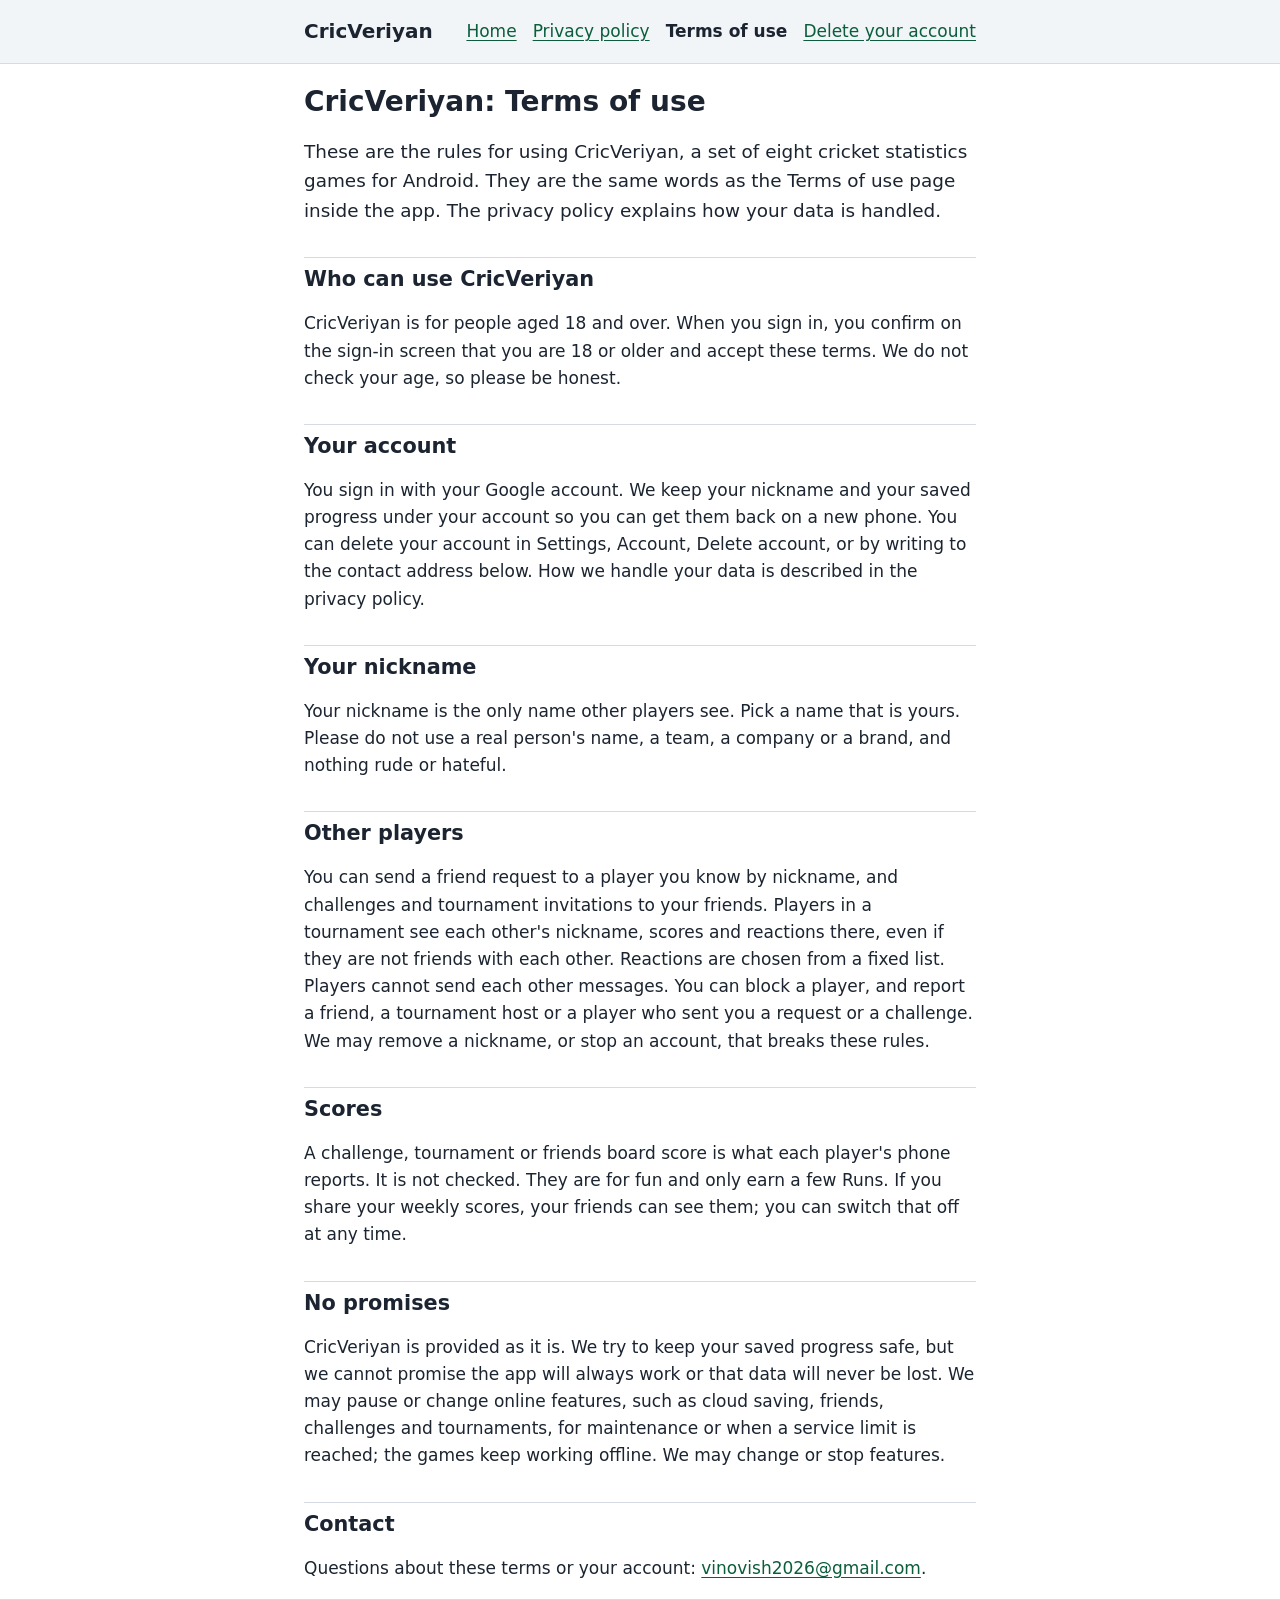
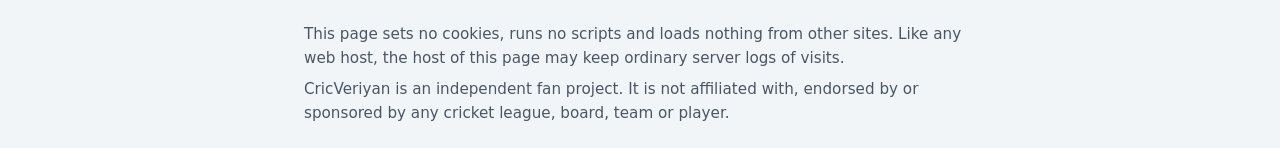
<file: terms.html>
<!doctype html>
<html lang="en">
<head>
<meta charset="utf-8">
<meta name="viewport" content="width=device-width, initial-scale=1">
<title>CricVeriyan terms of use</title>
<meta name="description" content="Terms of use of CricVeriyan, a cricket statistics games app for Android for people aged 18 and over: your account, your nickname, other players, scores and contact.">
<meta name="robots" content="index,follow">
<link rel="stylesheet" href="style.css">
</head>
<body>
<a class="skip" href="#main">Skip to the terms</a>
<header class="top">
<div class="wrap">
<p class="brand"><a href="index.html">CricVeriyan</a></p>
<nav aria-label="Pages">
<a href="index.html">Home</a>
<a href="privacy.html">Privacy policy</a>
<a href="terms.html" aria-current="page">Terms of use</a>
<a href="delete-data.html">Delete your account</a>
</nav>
</div>
</header>
<main id="main" class="wrap">
<h1>CricVeriyan: Terms of use</h1>
<p class="lead">These are the rules for using CricVeriyan, a set of eight cricket statistics games for Android. They are the same words as the Terms of use page inside the app. The privacy policy explains how your data is handled.</p>

<h2>Who can use CricVeriyan</h2>
<p>CricVeriyan is for people aged 18 and over. When you sign in, you confirm on the sign-in screen that you are 18 or older and accept these terms. We do not check your age, so please be honest.</p>

<h2>Your account</h2>
<p>You sign in with your Google account. We keep your nickname and your saved progress under your account so you can get them back on a new phone. You can delete your account in Settings, Account, Delete account, or by writing to the contact address below. How we handle your data is described in the privacy policy.</p>

<h2>Your nickname</h2>
<p>Your nickname is the only name other players see. Pick a name that is yours. Please do not use a real person's name, a team, a company or a brand, and nothing rude or hateful.</p>

<h2>Other players</h2>
<p>You can send a friend request to a player you know by nickname, and challenges and tournament invitations to your friends. Players in a tournament see each other's nickname, scores and reactions there, even if they are not friends with each other. Reactions are chosen from a fixed list. Players cannot send each other messages. You can block a player, and report a friend, a tournament host or a player who sent you a request or a challenge. We may remove a nickname, or stop an account, that breaks these rules.</p>

<h2>Scores</h2>
<p>A challenge, tournament or friends board score is what each player's phone reports. It is not checked. They are for fun and only earn a few Runs. If you share your weekly scores, your friends can see them; you can switch that off at any time.</p>

<h2>No promises</h2>
<p>CricVeriyan is provided as it is. We try to keep your saved progress safe, but we cannot promise the app will always work or that data will never be lost. We may pause or change online features, such as cloud saving, friends, challenges and tournaments, for maintenance or when a service limit is reached; the games keep working offline. We may change or stop features.</p>

<h2>Contact</h2>
<p>Questions about these terms or your account: <a href="mailto:vinovish2026@gmail.com">vinovish2026@gmail.com</a>.</p>
</main>
<footer class="foot">
<div class="wrap">
<p>This page sets no cookies, runs no scripts and loads nothing from other sites. Like any web host, the host of this page may keep ordinary server logs of visits.</p>
<p>CricVeriyan is an independent fan project. It is not affiliated with, endorsed by or sponsored by any cricket league, board, team or player.</p>
</div>
</footer>
</body>
</html>
</file>
<file: style.css>
/* StatVeriyan privacy site: one small stylesheet, no web fonts, no images, no scripts. */
:root {
  --bg: #ffffff;
  --text: #1b2430;
  --muted: #4a5666;
  --accent: #0b5d3b;
  --line: #d5dbe3;
  --band: #f2f5f8;
  --focus: #b45309;
}
@media (prefers-color-scheme: dark) {
  :root {
    --bg: #11161d;
    --text: #e8edf3;
    --muted: #aeb8c5;
    --accent: #6fd3a2;
    --line: #2c3644;
    --band: #19212b;
    --focus: #fbbf24;
  }
}
* { box-sizing: border-box; }
html { -webkit-text-size-adjust: 100%; }
body {
  margin: 0;
  background: var(--bg);
  color: var(--text);
  font: 1.0625rem/1.6 system-ui, -apple-system, "Segoe UI", Roboto, Arial, sans-serif;
}
.wrap { max-width: 44rem; margin: 0 auto; padding: 0 1rem; }
.skip { position: absolute; left: -999px; top: 0; background: var(--bg); color: var(--text); padding: .5rem 1rem; }
.skip:focus { left: 0; z-index: 10; outline: 3px solid var(--focus); }
.top { background: var(--band); border-bottom: 1px solid var(--line); }
.top .wrap { display: flex; flex-wrap: wrap; align-items: center; justify-content: space-between; gap: .25rem 1rem; padding-top: .5rem; padding-bottom: .5rem; }
.brand { margin: 0; font-size: 1.25rem; font-weight: 700; }
.brand a { color: var(--text); text-decoration: none; }
nav { display: flex; flex-wrap: wrap; gap: .25rem 1rem; }
nav a { display: inline-block; padding: .5rem 0; min-height: 44px; line-height: 1.8; }
a { color: var(--accent); text-underline-offset: 3px; }
a:focus-visible { outline: 3px solid var(--focus); outline-offset: 2px; border-radius: 2px; }
nav a[aria-current="page"] { color: var(--text); font-weight: 700; text-decoration: none; }
main { padding-top: 1rem; padding-bottom: 2rem; }
h1 { font-size: 1.75rem; line-height: 1.25; margin: 1.25rem 0 .75rem; }
h2 { font-size: 1.3rem; line-height: 1.3; margin: 2rem 0 .5rem; padding-top: .5rem; border-top: 1px solid var(--line); }
p, li { overflow-wrap: anywhere; }
ul, ol { padding-left: 1.4rem; }
li { margin: .35rem 0; }
code { font-family: ui-monospace, Consolas, monospace; font-size: .95em; background: var(--band); padding: 0 .25em; border-radius: 3px; }
.lead { font-size: 1.15rem; }
.note { background: var(--band); border-left: 4px solid var(--accent); padding: .75rem 1rem; margin: 1rem 0; }
.foot { border-top: 1px solid var(--line); background: var(--band); color: var(--muted); font-size: .95rem; padding: 1rem 0; }
.foot p { margin: .4rem 0; }
@media (max-width: 480px) { body { font-size: 1rem; } h1 { font-size: 1.5rem; } }
</file>
